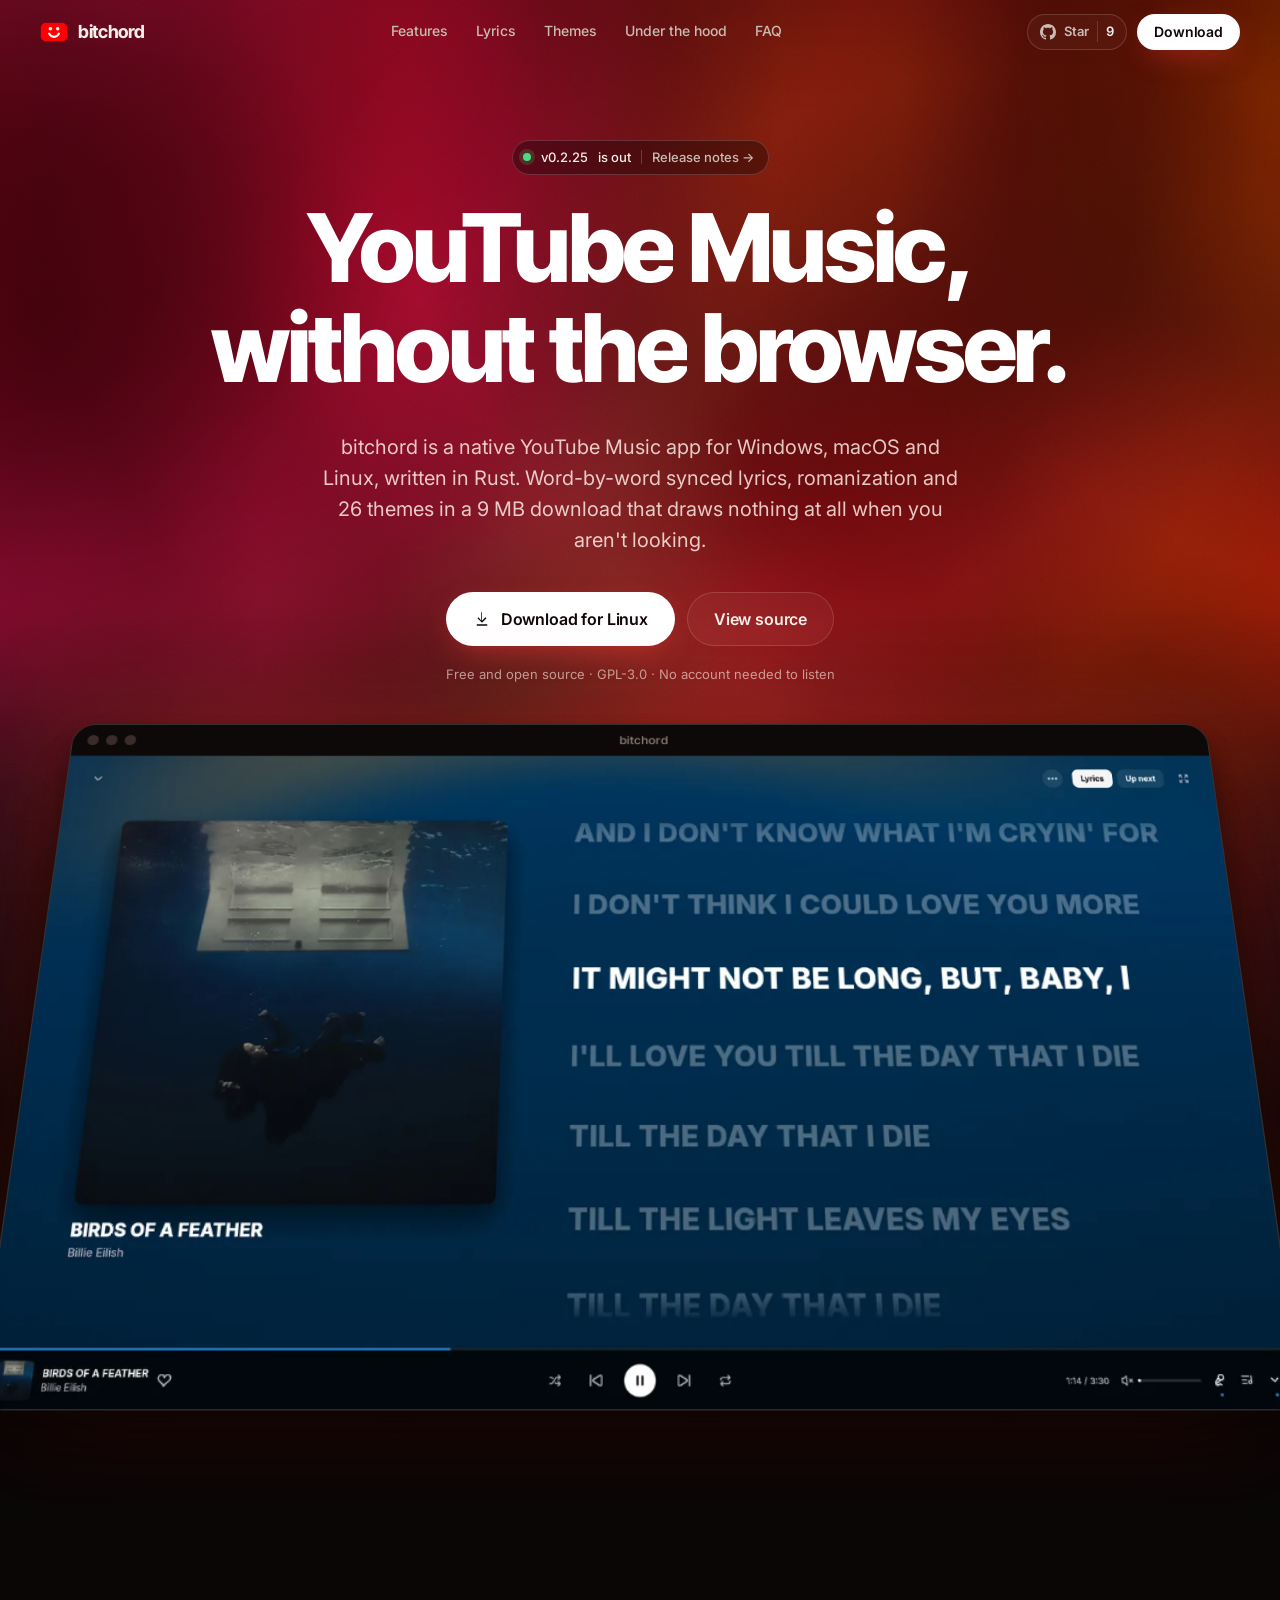
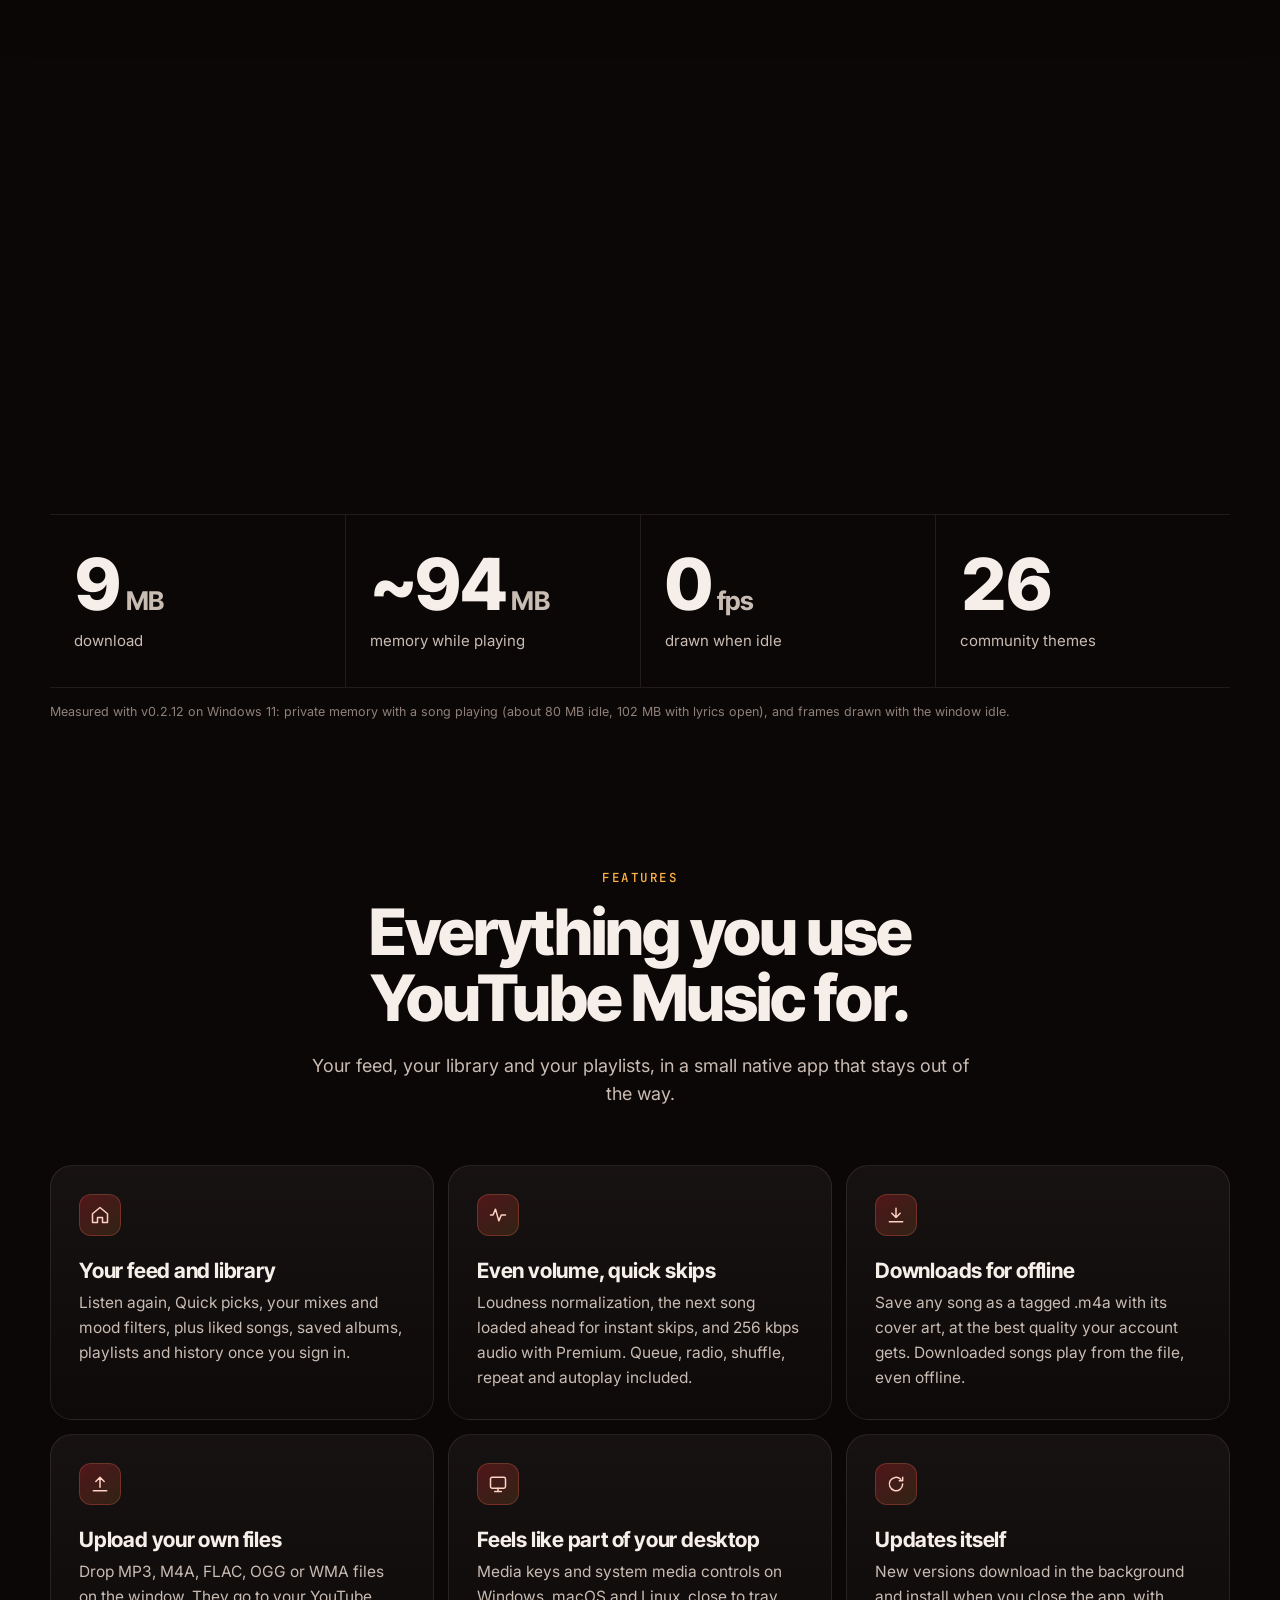
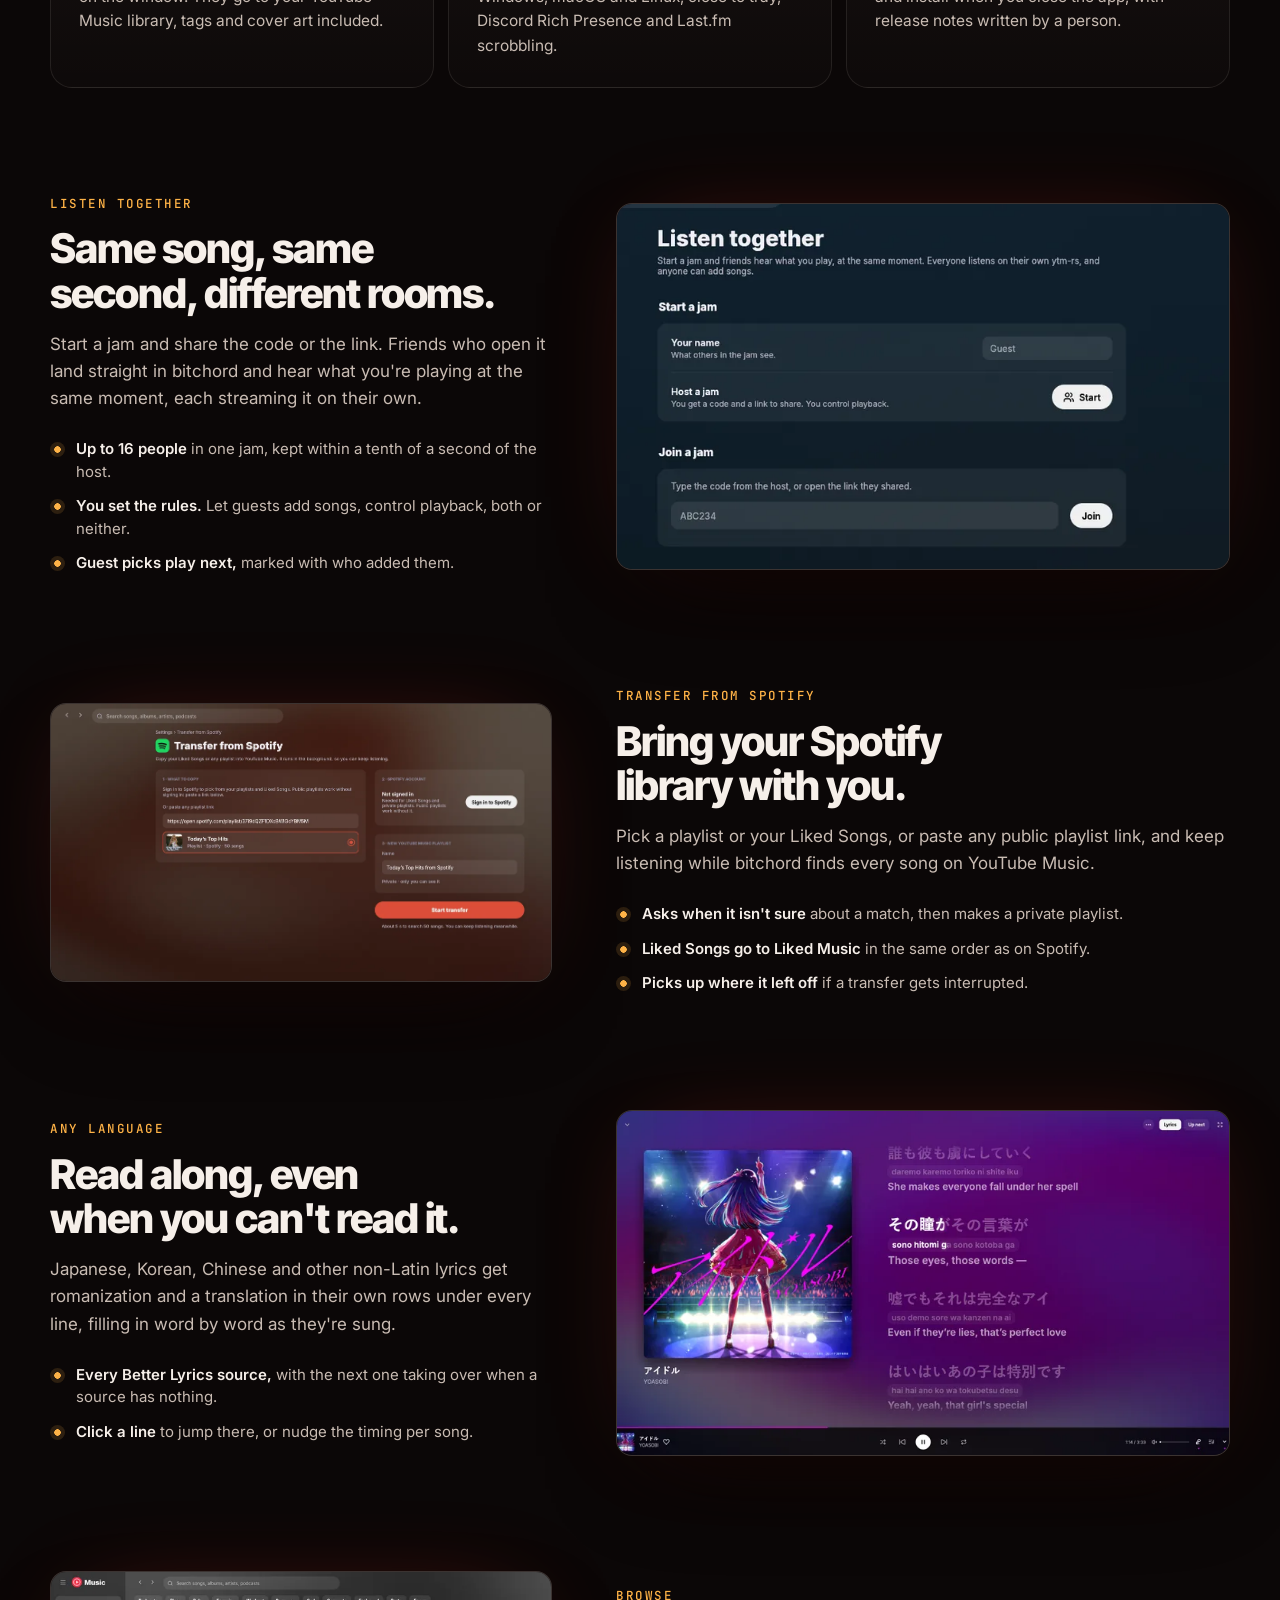
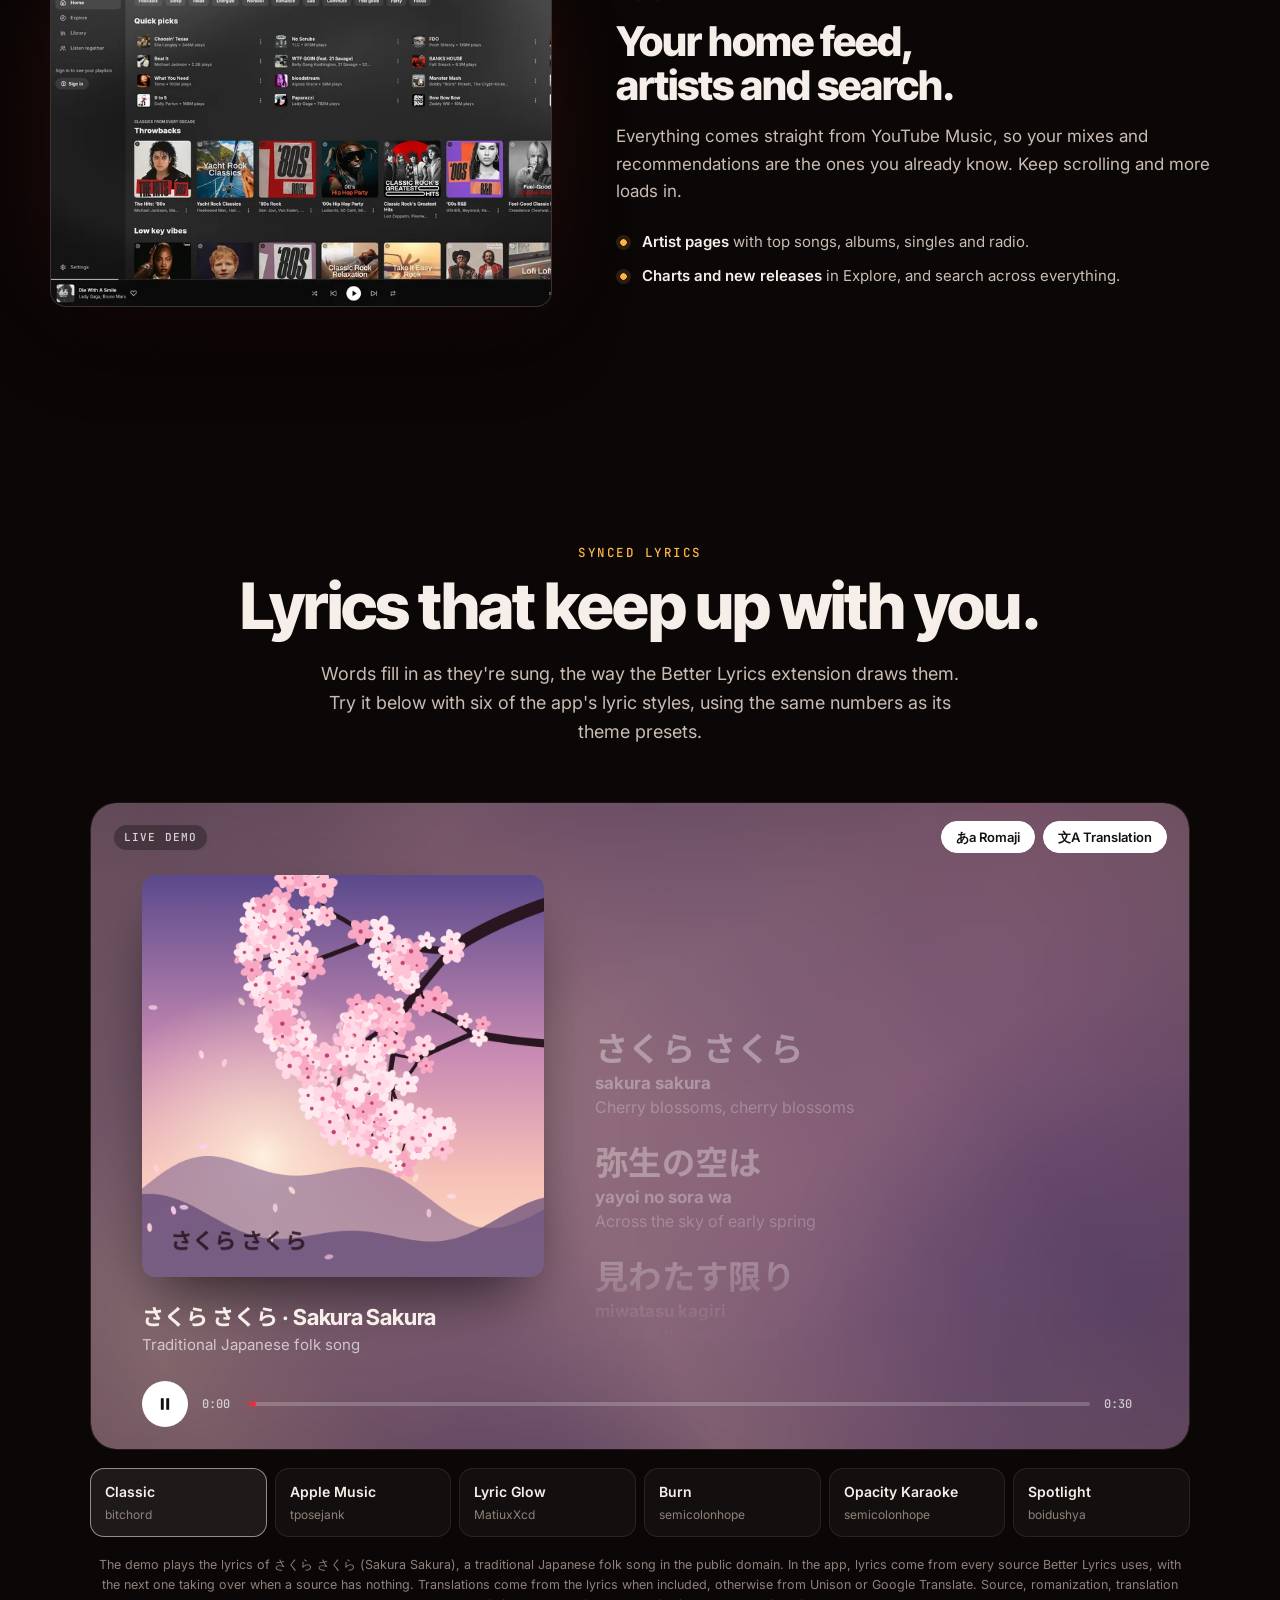
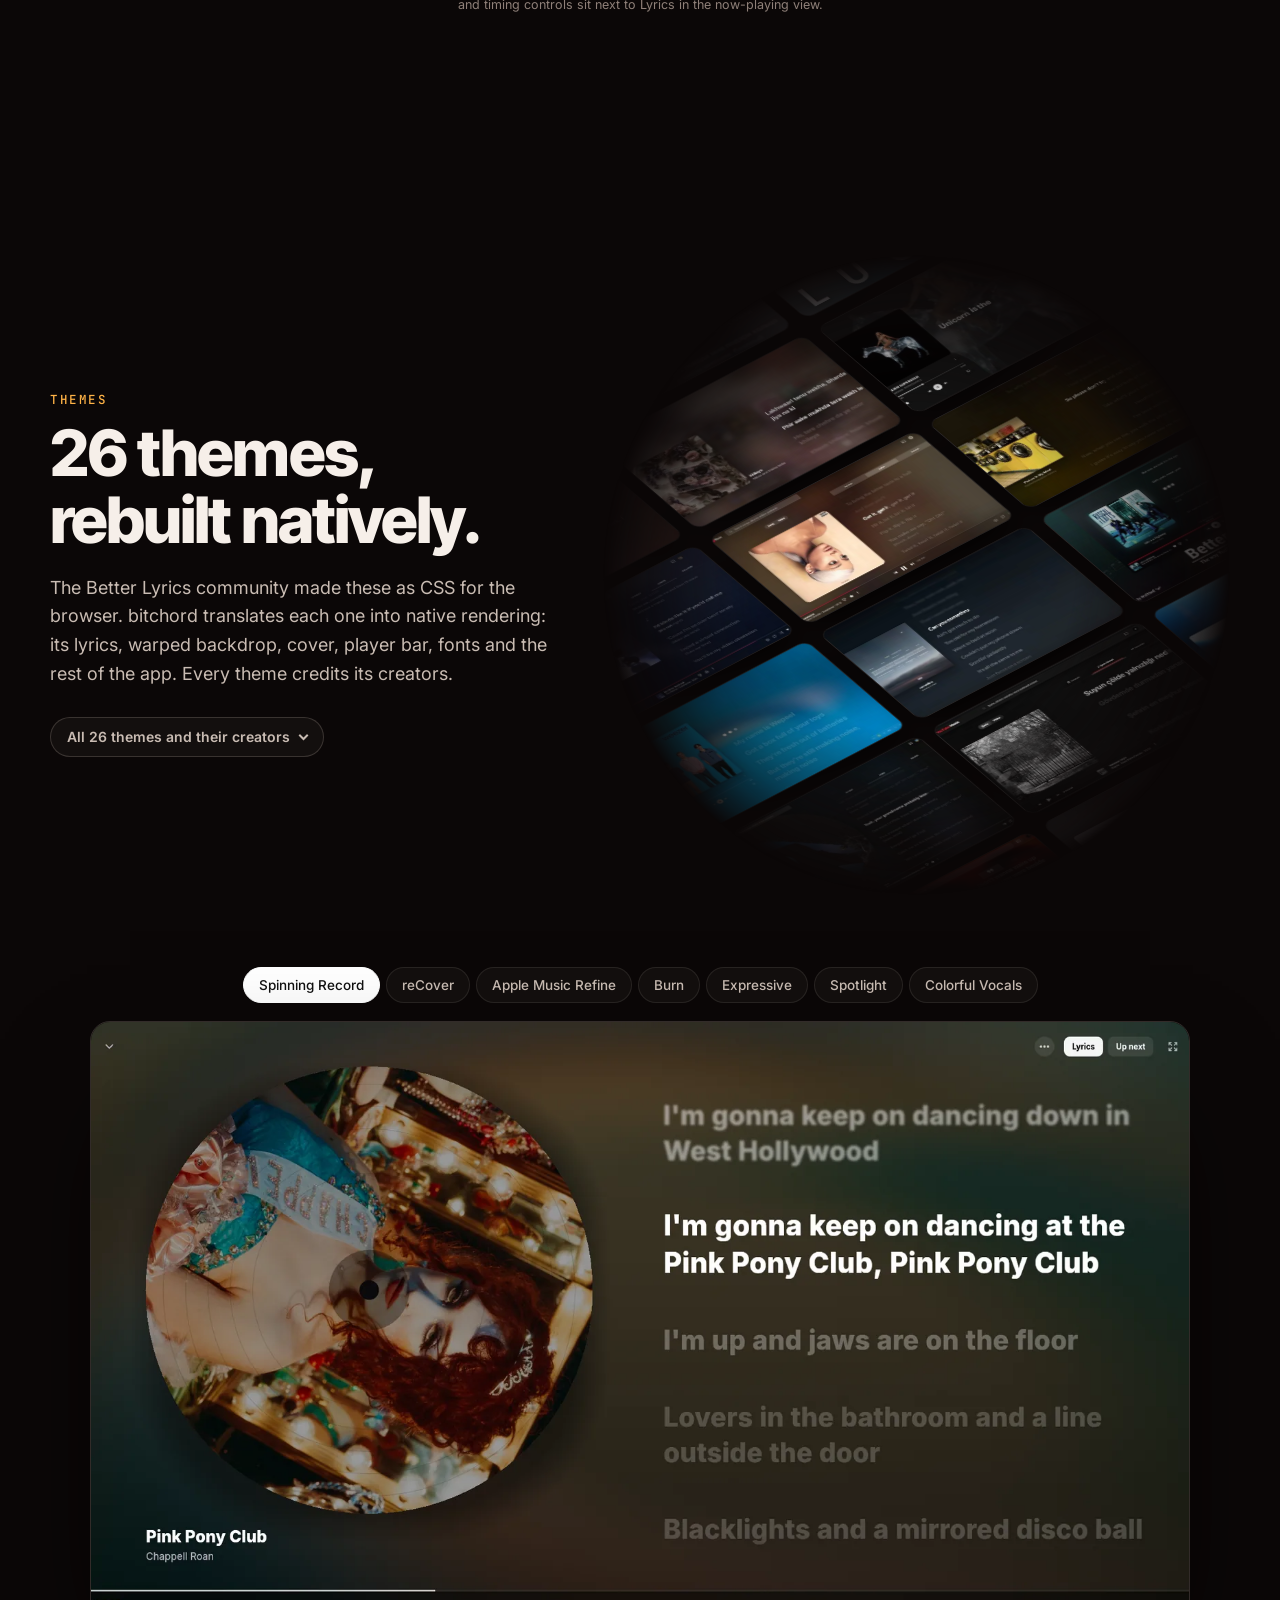
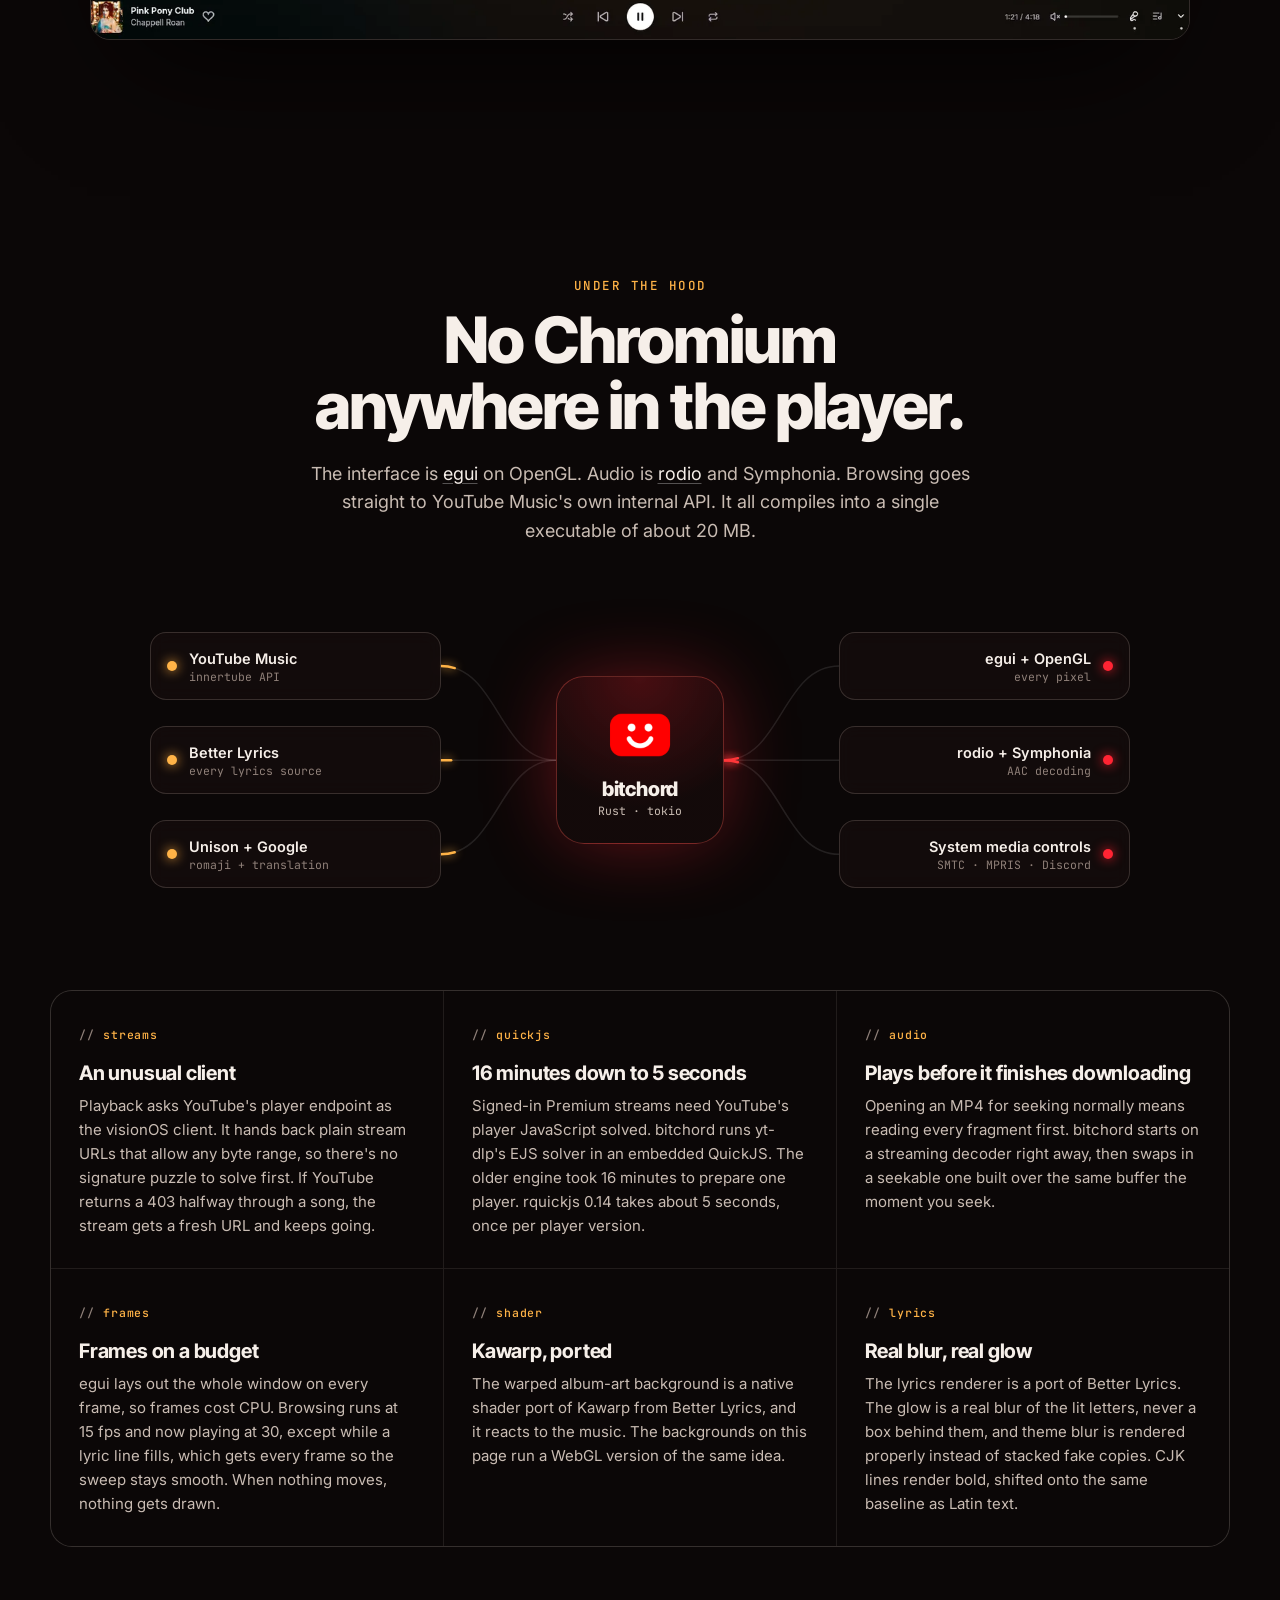
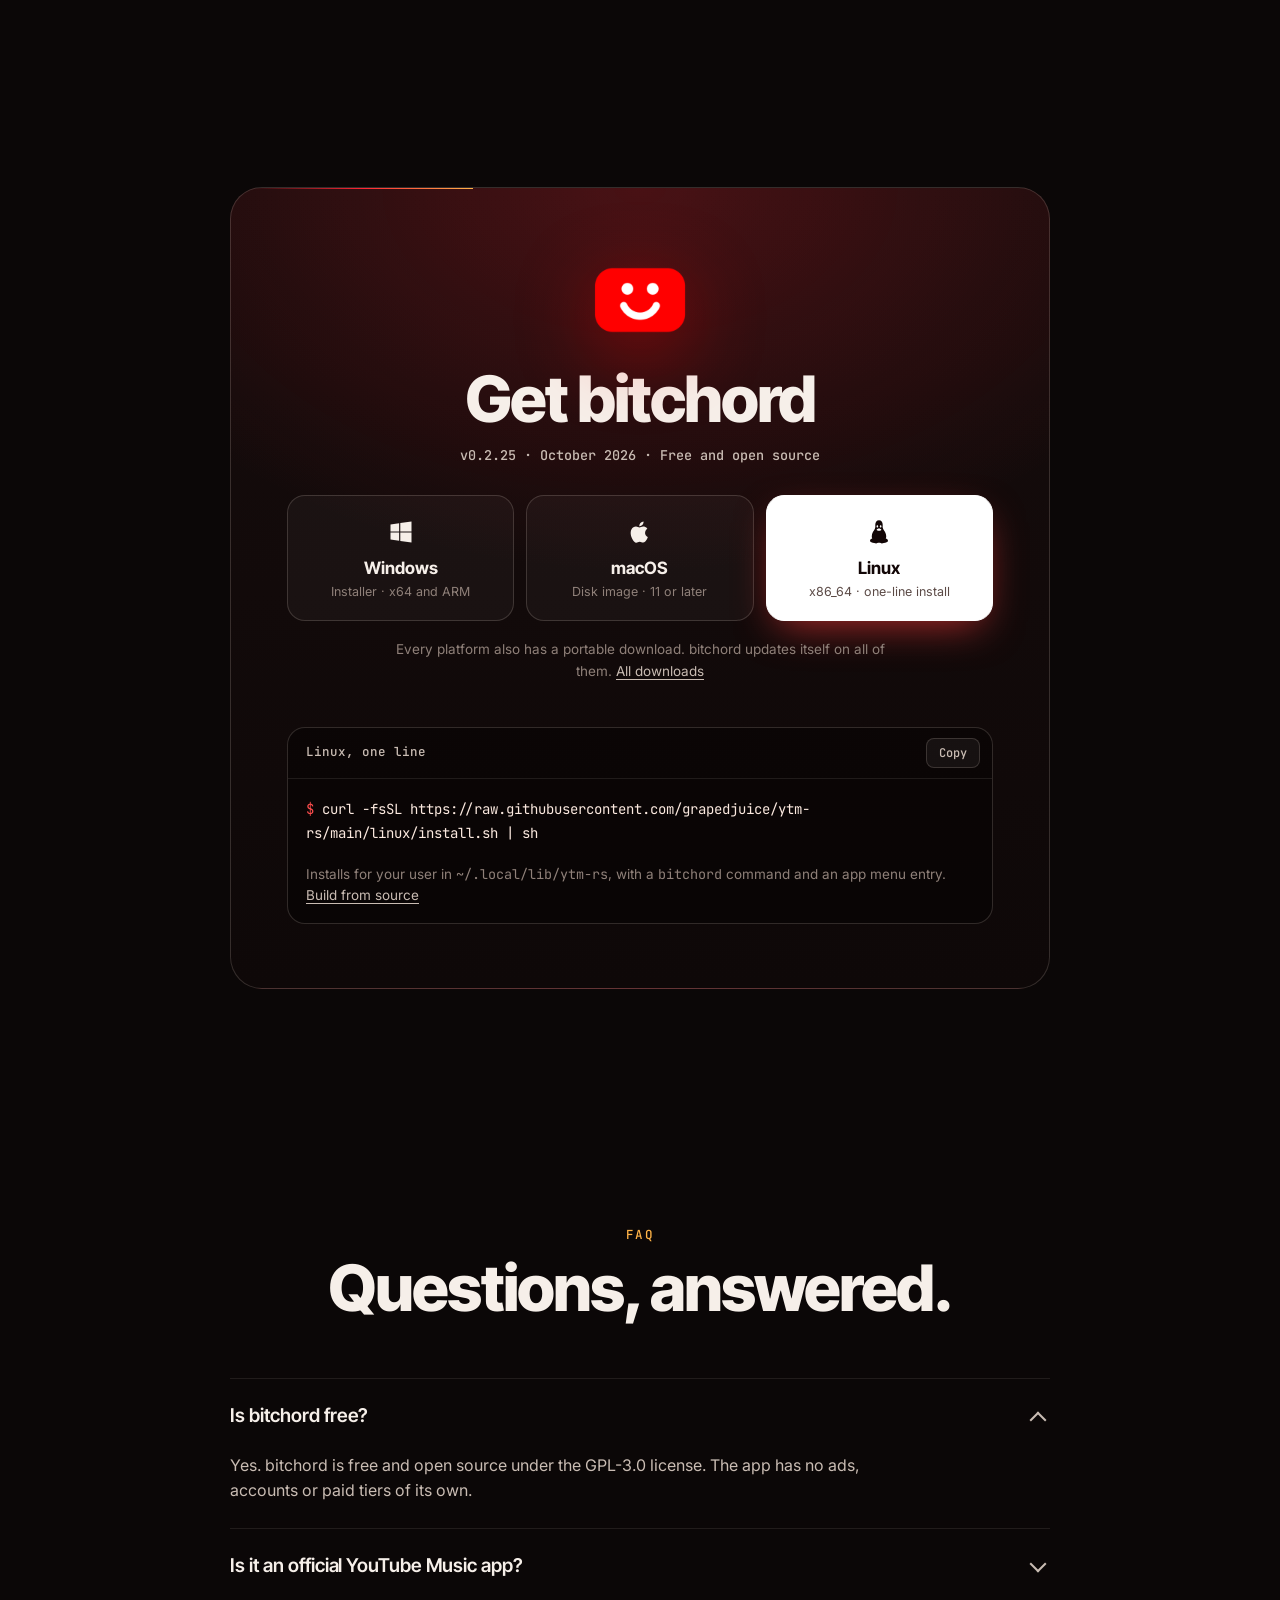
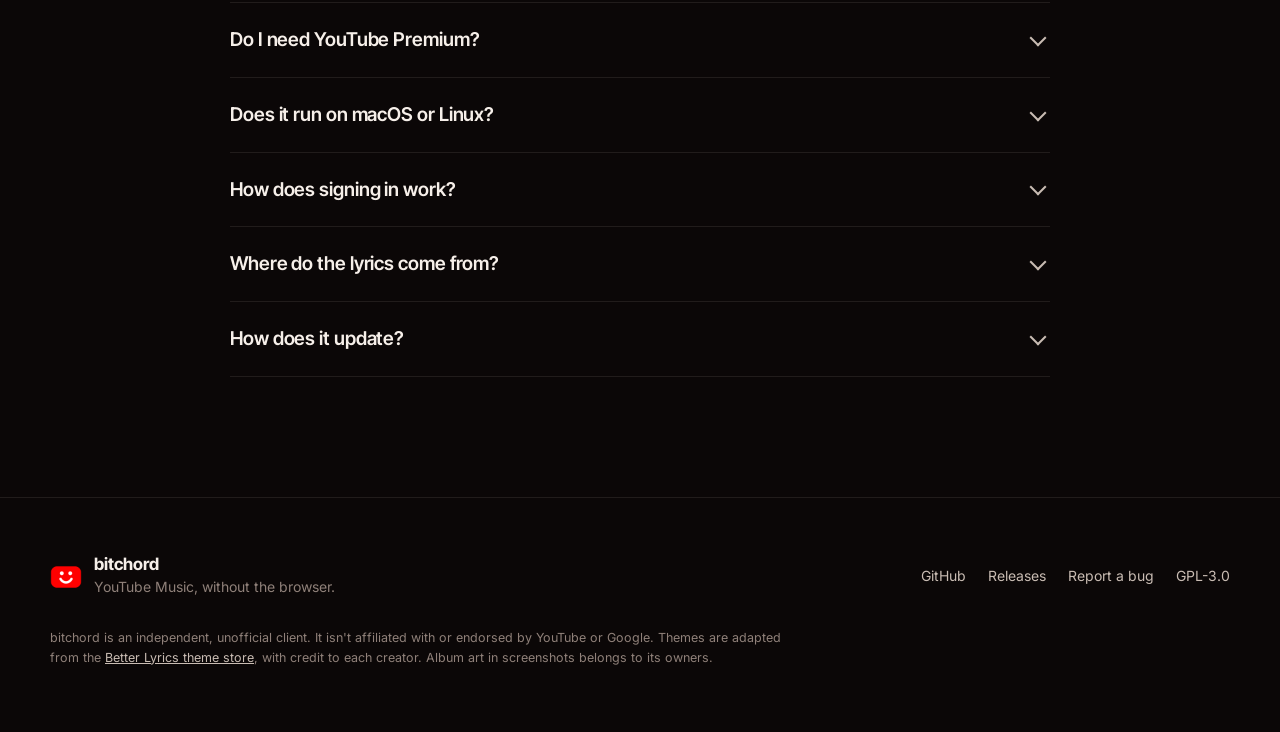
<file: site/index.html>
<!doctype html>
<html lang="en">
<head>
<meta charset="utf-8">
<meta name="viewport" content="width=device-width, initial-scale=1, viewport-fit=cover">
<title>bitchord: a fast, native YouTube Music desktop app for Windows, macOS and Linux</title>
<meta name="description" content="bitchord is a free, open-source YouTube Music desktop client written in Rust for Windows, macOS and Linux. A 9 MB download with word-by-word synced lyrics, romanization, 26 themes and no Electron.">
<meta name="keywords" content="YouTube Music desktop app, YouTube Music client, YouTube Music Windows, YouTube Music Mac, YouTube Music Linux, native YouTube Music player, Rust music player, egui, synced lyrics, romanized lyrics, Electron alternative, open source">
<link rel="canonical" href="https://grapedjuice.github.io/ytm-rs/">
<meta name="robots" content="index, follow, max-image-preview:large">
<meta name="author" content="grapedjuice">
<meta name="theme-color" content="#0b0707">
<meta name="color-scheme" content="dark">

<meta property="og:type" content="website">
<meta property="og:site_name" content="bitchord">
<meta property="og:title" content="bitchord: YouTube Music, without the browser">
<meta property="og:description" content="A native YouTube Music desktop app for Windows, macOS and Linux, written in Rust. Word-by-word synced lyrics with romanization, 26 themes, free and open source.">
<meta property="og:url" content="https://grapedjuice.github.io/ytm-rs/">
<meta property="og:image" content="https://grapedjuice.github.io/ytm-rs/og.png">
<meta property="og:image:width" content="1200">
<meta property="og:image:height" content="630">
<meta property="og:image:alt" content="bitchord, a native YouTube Music app, showing synced Japanese lyrics with romanization">
<meta name="twitter:card" content="summary_large_image">
<meta name="twitter:title" content="bitchord: YouTube Music, without the browser">
<meta name="twitter:description" content="A native YouTube Music desktop app for Windows, macOS and Linux, written in Rust. Word-by-word lyrics, 26 themes, open source.">
<meta name="twitter:image" content="https://grapedjuice.github.io/ytm-rs/og.png">

<link rel="icon" href="favicon.ico" sizes="any">
<link rel="icon" type="image/png" sizes="32x32" href="favicon-32.png">
<link rel="apple-touch-icon" href="apple-touch-icon.png">
<link rel="manifest" href="site.webmanifest">

<link rel="preconnect" href="https://fonts.googleapis.com">
<link rel="preconnect" href="https://fonts.gstatic.com" crossorigin>
<link rel="stylesheet" href="https://fonts.googleapis.com/css2?family=Inter+Tight:wght@600;700;800;900&family=Inter:wght@400;500;600;700&family=JetBrains+Mono:wght@400;500&display=swap">
<link rel="stylesheet" href="https://fonts.googleapis.com/css2?family=Noto+Sans+JP:wght@500;700&display=swap&text=%E3%81%82%E3%81%84%E3%81%8B%E3%81%8F%E3%81%95%E3%81%96%E3%81%99%E3%81%9A%E3%81%9E%E3%81%9F%E3%81%AB%E3%81%AE%E3%81%AF%E3%81%BF%E3%82%84%E3%82%86%E3%82%89%E3%82%8A%E3%82%8B%E3%82%8F%E3%82%93%E5%87%BA%E5%8C%82%E5%BC%A5%E6%96%87%E7%94%9F%E7%A9%BA%E8%A6%8B%E9%99%90%E9%9B%B2A">
<link rel="stylesheet" href="vendor/lenis.css?v=__V__">
<link rel="stylesheet" href="styles.css?v=__V__">
<link rel="preload" as="image" href="img/app/now-playing-1600.webp" imagesrcset="img/app/now-playing-800.webp 800w, img/app/now-playing-1600.webp 1600w" imagesizes="(max-width: 1100px) 100vw, 1100px">

<script type="application/ld+json">
{
  "@context": "https://schema.org",
  "@graph": [
    {
      "@type": "SoftwareApplication",
      "@id": "https://grapedjuice.github.io/ytm-rs/#app",
      "name": "bitchord",
      "alternateName": "bitchord YouTube Music client",
      "description": "A fast, lightweight, native YouTube Music desktop client written in Rust with egui and rodio. Word-by-word synced lyrics with romanization and translation, 26 themes, 256 kbps audio with Premium, uploads, listening together, Spotify playlist transfer, Discord Rich Presence and automatic updates.",
      "applicationCategory": "MultimediaApplication",
      "applicationSubCategory": "Music player",
      "operatingSystem": "Windows, macOS, Linux",
      "softwareVersion": "0.2.25",
      "url": "https://grapedjuice.github.io/ytm-rs/",
      "downloadUrl": "https://github.com/grapedjuice/ytm-rs/releases/latest",
      "installUrl": "https://github.com/grapedjuice/ytm-rs/releases/latest",
      "license": "https://www.gnu.org/licenses/gpl-3.0.html",
      "isAccessibleForFree": true,
      "image": "https://grapedjuice.github.io/ytm-rs/og.png",
      "screenshot": [
        "https://grapedjuice.github.io/ytm-rs/img/app/now-playing-1600.webp",
        "https://grapedjuice.github.io/ytm-rs/img/app/jp-1600.webp",
        "https://grapedjuice.github.io/ytm-rs/img/app/spinning-record-1600.webp"
      ],
      "offers": { "@type": "Offer", "price": "0", "priceCurrency": "USD" },
      "author": { "@type": "Person", "name": "grapedjuice", "url": "https://github.com/grapedjuice" },
      "sameAs": ["https://github.com/grapedjuice/ytm-rs"]
    },
    {
      "@type": "SoftwareSourceCode",
      "name": "bitchord",
      "codeRepository": "https://github.com/grapedjuice/ytm-rs",
      "programmingLanguage": "Rust",
      "license": "https://www.gnu.org/licenses/gpl-3.0.html",
      "targetProduct": { "@id": "https://grapedjuice.github.io/ytm-rs/#app" }
    },
    {
      "@type": "WebSite",
      "name": "bitchord",
      "url": "https://grapedjuice.github.io/ytm-rs/"
    },
    {
      "@type": "FAQPage",
      "mainEntity": [
        { "@type": "Question", "name": "Is bitchord free?", "acceptedAnswer": { "@type": "Answer", "text": "Yes. bitchord is free and open source under the GPL-3.0 license. There are no ads, accounts or paid tiers in the app itself." } },
        { "@type": "Question", "name": "Is bitchord an official YouTube Music app?", "acceptedAnswer": { "@type": "Answer", "text": "No. bitchord is an unofficial client built by an independent developer. It talks to the same services music.youtube.com uses, so changes on YouTube's side can occasionally affect playback, sign-in or lyrics." } },
        { "@type": "Question", "name": "Do I need YouTube Premium to use bitchord?", "acceptedAnswer": { "@type": "Answer", "text": "No. You can browse, search and play without signing in. Signing in unlocks your home feed, library, likes and history. If your account has Premium, Premium-only songs play natively and everything plays at 256 kbps." } },
        { "@type": "Question", "name": "Does bitchord run on macOS or Linux?", "acceptedAnswer": { "@type": "Answer", "text": "Yes. Every release has a Windows installer, a macOS disk image for Apple silicon and Intel (macOS 11 or later), and a Linux build with a one-line installer. Each platform also has a portable download." } },
        { "@type": "Question", "name": "Where do the synced lyrics come from?", "acceptedAnswer": { "@type": "Answer", "text": "Synced lyrics come from every source the Better Lyrics extension uses, including Better Lyrics, Unison, Musixmatch and LRCLib. If one has nothing for a song, the next takes over. Romanization and translations for Japanese, Korean, Chinese and other non-Latin lyrics come from the lyrics when they include them, otherwise from Unison or Google Translate." } },
        { "@type": "Question", "name": "How does bitchord update?", "acceptedAnswer": { "@type": "Answer", "text": "The installed app checks GitHub for new releases, downloads them in the background and installs when you close it. You can also restart to update right away, or turn updates off in Settings." } }
      ]
    }
  ]
}
</script>
</head>
<body>
<a class="skip" href="#main">Skip to content</a>

<header class="nav" id="nav">
  <a class="nav__brand" href="#top" aria-label="bitchord home">
    <img src="icon-192.png" alt="" width="28" height="28">
    <span>bitchord</span>
  </a>
  <nav class="nav__links" aria-label="Sections">
    <a href="#features">Features</a>
    <a href="#lyrics">Lyrics</a>
    <a href="#themes">Themes</a>
    <a href="#engine">Under the hood</a>
    <a href="#faq">FAQ</a>
  </nav>
  <div class="nav__actions">
    <a class="gh-pill" href="https://github.com/grapedjuice/ytm-rs" rel="noopener" aria-label="bitchord on GitHub">
      <svg viewBox="0 0 16 16" width="16" height="16" aria-hidden="true"><path fill="currentColor" d="M8 0C3.58 0 0 3.58 0 8c0 3.54 2.29 6.53 5.47 7.59.4.07.55-.17.55-.38 0-.19-.01-.82-.01-1.49-2.01.37-2.53-.49-2.69-.94-.09-.23-.48-.94-.82-1.13-.28-.15-.68-.52-.01-.53.63-.01 1.08.58 1.23.82.72 1.21 1.87.87 2.33.66.07-.52.28-.87.51-1.07-1.78-.2-3.64-.89-3.64-3.95 0-.87.31-1.59.82-2.15-.08-.2-.36-1.02.08-2.12 0 0 .67-.21 2.2.82.64-.18 1.32-.27 2-.27.68 0 1.36.09 2 .27 1.53-1.04 2.2-.82 2.2-.82.44 1.1.16 1.92.08 2.12.51.56.82 1.27.82 2.15 0 3.07-1.87 3.75-3.65 3.95.29.25.54.73.54 1.48 0 1.07-.01 1.93-.01 2.2 0 .21.15.46.55.38A8.013 8.013 0 0016 8c0-4.42-3.58-8-8-8z"/></svg>
      <span class="gh-pill__label">Star</span>
      <span class="gh-pill__count" data-stars>9</span>
    </a>
    <a class="btn btn--sm btn--primary" href="#download">Download</a>
  </div>
</header>

<main id="main">

<!-- ============ HERO ============ -->
<section class="hero" id="top" aria-labelledby="hero-title">
  <canvas class="hero__bg" data-warp="hero" aria-hidden="true"></canvas>
  <div class="hero__grain" aria-hidden="true"></div>
  <div class="hero__inner">
    <a class="chip" href="https://github.com/grapedjuice/ytm-rs/releases/latest" rel="noopener">
      <span class="chip__dot"></span>
      <span data-version>v0.2.25</span> is out
      <span class="chip__sep"></span>
      <span class="chip__more">Release notes →</span>
    </a>
    <h1 class="hero__title karaoke" id="hero-title">
      <span class="kline"><span class="kw">YouTube</span> <span class="kw">Music,</span></span>
      <span class="kline"><span class="kw">without</span> <span class="kw">the</span> <span class="kw">browser.</span></span>
    </h1>
    <p class="hero__sub">
      bitchord is a native YouTube Music app for Windows, macOS and Linux, written in Rust. Word-by-word synced lyrics, romanization and 26 themes in a 9&nbsp;MB download that draws nothing at all when you aren't looking.
    </p>
    <div class="hero__cta">
      <a class="btn btn--primary btn--lg" href="#download" data-dl>
        <svg viewBox="0 0 24 24" width="18" height="18" aria-hidden="true"><path fill="currentColor" d="M12 3v11.17l4.59-4.58L18 11l-6 6-6-6 1.41-1.41L11 14.17V3zM5 19h14v2H5z"/></svg>
        <span data-os-label>Download</span>
      </a>
      <a class="btn btn--ghost btn--lg" href="https://github.com/grapedjuice/ytm-rs" rel="noopener">View source</a>
    </div>
    <p class="hero__meta">Free and open source · GPL-3.0 · No account needed to listen</p>
  </div>

  <div class="scrollframe" data-scrollframe>
    <div class="scrollframe__stage">
      <figure class="device" data-device>
        <div class="device__bar" aria-hidden="true"><i></i><i></i><i></i><span>bitchord</span></div>
        <img src="img/app/now-playing-1600.webp" srcset="img/app/now-playing-800.webp 800w, img/app/now-playing-1600.webp 1600w" sizes="(max-width: 1100px) 100vw, 1100px" width="1600" height="881" alt="bitchord now playing BIRDS OF A FEATHER by Billie Eilish, with word-by-word synced lyrics over an animated album-art background" fetchpriority="high">
      </figure>
    </div>
  </div>
</section>

<!-- ============ STATS ============ -->
<section class="stats" aria-label="By the numbers">
  <div class="stats__grid">
    <div class="stat"><span class="stat__num"><b data-tick="9">0</b><small>MB</small></span><span class="stat__label">download</span></div>
    <div class="stat"><span class="stat__num"><b data-tick="94" data-prefix="~">0</b><small>MB</small></span><span class="stat__label">memory while playing</span></div>
    <div class="stat"><span class="stat__num"><b data-tick="0">0</b><small>fps</small></span><span class="stat__label">drawn when idle</span></div>
    <div class="stat"><span class="stat__num"><b data-tick="26">0</b></span><span class="stat__label">community themes</span></div>
  </div>
  <p class="stats__note">Measured with v0.2.12 on Windows 11: private memory with a song playing (about 80&nbsp;MB idle, 102&nbsp;MB with lyrics open), and frames drawn with the window idle.</p>
</section>

<!-- ============ FEATURES ============ -->
<section class="section" id="features" aria-labelledby="features-title">
  <div class="section__head">
    <p class="eyebrow">Features</p>
    <h2 id="features-title">Everything you use YouTube Music for.</h2>
    <p class="lede">Your feed, your library and your playlists, in a small native app that stays out of the way.</p>
  </div>

  <div class="bento">
    <article class="card" data-glow>
      <span class="card__icon" aria-hidden="true"><svg viewBox="0 0 24 24"><path d="M3 10.5 12 3l9 7.5V21h-6v-6H9v6H3z"/></svg></span>
      <h3>Your feed and library</h3>
      <p>Listen again, Quick picks, your mixes and mood filters, plus liked songs, saved albums, playlists and history once you sign in.</p>
    </article>
    <article class="card" data-glow>
      <span class="card__icon" aria-hidden="true"><svg viewBox="0 0 24 24"><path d="M3 12h3l3-7 4 14 3-7h5"/></svg></span>
      <h3>Even volume, quick skips</h3>
      <p>Loudness normalization, the next song loaded ahead for instant skips, and 256 kbps audio with Premium. Queue, radio, shuffle, repeat and autoplay included.</p>
    </article>
    <article class="card" data-glow>
      <span class="card__icon" aria-hidden="true"><svg viewBox="0 0 24 24"><path d="M12 4v11m0 0-5-5m5 5 5-5M4 20h16"/></svg></span>
      <h3>Downloads for offline</h3>
      <p>Save any song as a tagged .m4a with its cover art, at the best quality your account gets. Downloaded songs play from the file, even offline.</p>
    </article>
    <article class="card" data-glow>
      <span class="card__icon" aria-hidden="true"><svg viewBox="0 0 24 24"><path d="M12 16V4m0 0-5 5m5-5 5 5M4 20h16"/></svg></span>
      <h3>Upload your own files</h3>
      <p>Drop MP3, M4A, FLAC, OGG or WMA files on the window. They go to your YouTube Music library, tags and cover art included.</p>
    </article>
    <article class="card" data-glow>
      <span class="card__icon" aria-hidden="true"><svg viewBox="0 0 24 24"><rect x="3" y="4" width="18" height="13" rx="2"/><path d="M8 21h8M12 17v4"/></svg></span>
      <h3>Feels like part of your desktop</h3>
      <p>Media keys and system media controls on Windows, macOS and Linux, close to tray, Discord Rich Presence and Last.fm scrobbling.</p>
    </article>
    <article class="card" data-glow>
      <span class="card__icon" aria-hidden="true"><svg viewBox="0 0 24 24"><path d="M20 12a8 8 0 1 1-2.34-5.66M20 4v4h-4"/></svg></span>
      <h3>Updates itself</h3>
      <p>New versions download in the background and install when you close the app, with release notes written by a person.</p>
    </article>
  </div>

  <div class="rows">
    <article class="row">
      <div class="row__copy">
        <p class="eyebrow">Listen together</p>
        <h3>Same song, same second, different rooms.</h3>
        <p>Start a jam and share the code or the link. Friends who open it land straight in bitchord and hear what you're playing at the same moment, each streaming it on their own.</p>
        <ul class="feat__list">
          <li><b>Up to 16 people</b> in one jam, kept within a tenth of a second of the host.</li>
          <li><b>You set the rules.</b> Let guests add songs, control playback, both or neither.</li>
          <li><b>Guest picks play next,</b> marked with who added them.</li>
        </ul>
      </div>
      <figure class="row__shot">
        <img src="img/app/jam-770.webp" srcset="img/app/jam-385.webp 385w, img/app/jam-770.webp 770w" sizes="(max-width: 900px) 92vw, 620px" width="770" height="459" loading="lazy" alt="The Listen together page in bitchord: host a jam with your name, or join one with a code">
      </figure>
    </article>

    <article class="row row--flip">
      <div class="row__copy">
        <p class="eyebrow">Transfer from Spotify</p>
        <h3>Bring your Spotify library with you.</h3>
        <p>Pick a playlist or your Liked Songs, or paste any public playlist link, and keep listening while bitchord finds every song on YouTube Music.</p>
        <ul class="feat__list">
          <li><b>Asks when it isn't sure</b> about a match, then makes a private playlist.</li>
          <li><b>Liked Songs go to Liked Music</b> in the same order as on Spotify.</li>
          <li><b>Picks up where it left off</b> if a transfer gets interrupted.</li>
        </ul>
      </div>
      <figure class="row__shot">
        <img src="img/app/transfer-1105.webp" srcset="img/app/transfer-553.webp 553w, img/app/transfer-1105.webp 1105w" sizes="(max-width: 900px) 92vw, 620px" width="1105" height="612" loading="lazy" alt="The Transfer from Spotify page in bitchord with a public playlist link pasted in, Today&apos;s Top Hits picked, and the new YouTube Music playlist named after it">
      </figure>
    </article>

    <article class="row">
      <div class="row__copy">
        <p class="eyebrow">Any language</p>
        <h3>Read along, even when you can't read it.</h3>
        <p>Japanese, Korean, Chinese and other non-Latin lyrics get romanization and a translation in their own rows under every line, filling in word by word as they're sung.</p>
        <ul class="feat__list">
          <li><b>Every Better Lyrics source,</b> with the next one taking over when a source has nothing.</li>
          <li><b>Click a line</b> to jump there, or nudge the timing per song.</li>
        </ul>
      </div>
      <figure class="row__shot">
        <img src="img/app/jp-1600.webp" srcset="img/app/jp-800.webp 800w, img/app/jp-1600.webp 1600w" sizes="(max-width: 900px) 92vw, 620px" width="1600" height="900" loading="lazy" alt="Now playing アイドル (Idol) by YOASOBI, with Japanese lyrics filling word by word, romaji in a pill and an English translation under each line">
      </figure>
    </article>

    <article class="row row--flip">
      <div class="row__copy">
        <p class="eyebrow">Browse</p>
        <h3>Your home feed, artists and search.</h3>
        <p>Everything comes straight from YouTube Music, so your mixes and recommendations are the ones you already know. Keep scrolling and more loads in.</p>
        <ul class="feat__list">
          <li><b>Artist pages</b> with top songs, albums, singles and radio.</li>
          <li><b>Charts and new releases</b> in Explore, and search across everything.</li>
        </ul>
      </div>
      <figure class="row__shot">
        <img src="img/app/home-tall-1440.webp" srcset="img/app/home-tall-720.webp 720w, img/app/home-tall-1440.webp 1440w" sizes="(max-width: 900px) 92vw, 620px" width="1440" height="960" loading="lazy" alt="bitchord home page with mood filters, Quick picks and throwback mixes">
      </figure>
    </article>
  </div>
</section>

<!-- ============ LYRICS DEMO ============ -->
<section class="section lyrics" id="lyrics" aria-labelledby="lyrics-title">
  <div class="section__head">
    <p class="eyebrow">Synced lyrics</p>
    <h2 id="lyrics-title">Lyrics that keep up with you.</h2>
    <p class="lede">Words fill in as they're sung, the way the Better Lyrics extension draws them. Try it below with six of the app's lyric styles, using the same numbers as its theme presets.</p>
  </div>

  <div class="player" data-player data-theme="classic">
    <canvas class="player__bg" data-warp="player" aria-hidden="true"></canvas>
    <div class="player__scrim" aria-hidden="true"></div>
    <div class="player__top">
      <span class="player__badge">Live demo</span>
      <div class="player__toggles">
        <button class="pill" type="button" data-toggle="romaji" aria-pressed="true">あa Romaji</button>
        <button class="pill" type="button" data-toggle="trans" aria-pressed="true">文A Translation</button>
      </div>
    </div>
    <div class="player__body">
      <div class="player__art">
        <canvas class="player__cover" data-cover width="512" height="512" role="img" aria-label="Cherry blossom artwork for Sakura Sakura"></canvas>
        <div class="player__meta">
          <strong lang="ja">さくら さくら <span lang="en">· Sakura Sakura</span></strong>
          <span>Traditional Japanese folk song</span>
        </div>
      </div>
      <div class="player__lyrics" data-lyrics aria-live="off">
        <div class="lyr__track" data-track></div>
      </div>
    </div>
    <div class="player__bar">
      <button class="playbtn" type="button" data-play aria-label="Pause">
        <svg class="i-pause" viewBox="0 0 24 24" width="20" height="20" aria-hidden="true"><path fill="currentColor" d="M7 5h3.5v14H7zM13.5 5H17v14h-3.5z"/></svg>
        <svg class="i-play" viewBox="0 0 24 24" width="20" height="20" aria-hidden="true"><path fill="currentColor" d="M8 5.5v13l11-6.5z"/></svg>
      </button>
      <span class="player__time" data-time>0:00</span>
      <div class="player__progress" data-progress role="slider" aria-label="Seek" aria-valuemin="0" aria-valuemax="100" aria-valuenow="0" tabindex="0"><i data-fill></i></div>
      <span class="player__time" data-dur>0:30</span>
    </div>
  </div>

  <div class="themepick" role="radiogroup" aria-label="Lyric style">
    <button type="button" role="radio" aria-checked="true" data-style="classic"><b>Classic</b><span>bitchord</span></button>
    <button type="button" role="radio" aria-checked="false" data-style="apple"><b>Apple Music</b><span>tposejank</span></button>
    <button type="button" role="radio" aria-checked="false" data-style="glow"><b>Lyric Glow</b><span>MatiuxXcd</span></button>
    <button type="button" role="radio" aria-checked="false" data-style="burn"><b>Burn</b><span>semicolonhope</span></button>
    <button type="button" role="radio" aria-checked="false" data-style="karaoke"><b>Opacity Karaoke</b><span>semicolonhope</span></button>
    <button type="button" role="radio" aria-checked="false" data-style="spotlight"><b>Spotlight</b><span>boidushya</span></button>
  </div>
  <p class="fineprint">The demo plays the lyrics of さくら さくら (Sakura Sakura), a traditional Japanese folk song in the public domain. In the app, lyrics come from every source Better Lyrics uses, with the next one taking over when a source has nothing. Translations come from the lyrics when included, otherwise from Unison or Google Translate. Source, romanization, translation and timing controls sit next to Lyrics in the now-playing view.</p>
</section>

<!-- ============ THEMES ============ -->
<section class="section themes" id="themes" aria-labelledby="themes-title">
  <div class="themes__split">
    <div class="themes__copy">
      <p class="eyebrow">Themes</p>
      <h2 id="themes-title">26 themes, rebuilt natively.</h2>
      <p class="lede">The Better Lyrics community made these as CSS for the browser. bitchord translates each one into native rendering: its lyrics, warped backdrop, cover, player bar, fonts and the rest of the app. Every theme credits its creators.</p>
      <details class="themes__all">
      <summary>All 26 themes and their creators</summary>
      <ul class="themes__names" aria-label="Included themes">
        <li><b>Apple Music</b><span>tposejank</span></li>
        <li><b>Apple Music Refine</b><span>ankit008-mishra</span></li>
        <li><b>AppleTify</b><span>a-dogann</span></li>
        <li><b>Better-YTM</b><span>WolftheE</span></li>
        <li><b>Burn</b><span>semicolonhope</span></li>
        <li><b>Clarity</b><span>Al Farrizi</span></li>
        <li><b>Colorful Vocals</b><span>adaliea</span></li>
        <li><b>Darky</b><span>ankit008-mishra</span></li>
        <li><b>Dynamic Background</b><span>chengggit</span></li>
        <li><b>EqualTweaks</b><span>thejosuep</span></li>
        <li><b>Even Better Lyrics Plus</b><span>boidushya, noah</span></li>
        <li><b>Expressive</b><span>decipher3114</span></li>
        <li><b>Glassy Blur</b><span>ankit008-mishra</span></li>
        <li><b>Lucid</b><span>drago-oo</span></li>
        <li><b>Lyric Glow</b><span>MatiuxXcd</span></li>
        <li><b>Minimal</b><span>semicolonhope</span></li>
        <li><b>Minimalism Music</b><span>notacoderlols</span></li>
        <li><b>ModernPlayer</b><span>snw-mint</span></li>
        <li><b>Opacity Based Karaoke</b><span>semicolonhope</span></li>
        <li><b>reCover</b><span>mukeenanyafiq</span></li>
        <li><b>Spicy for YouTube Music</b><span>olafix52</span></li>
        <li><b>Spinning Record</b><span>Xtremerspro</span></li>
        <li><b>Spotifont</b><span>mukeenanyafiq</span></li>
        <li><b>Spotlight</b><span>boidushya</span></li>
        <li><b>Sustain</b><span>boidushya</span></li>
        <li><b>YouTube TV</b><span>mukeenanyafiq</span></li>
      </ul>
      </details>
    </div>
    <div class="marquee3d" aria-hidden="true">
      <div class="marquee3d__plane">
        <div class="marquee3d__col" style="--dur:46s">
          <img src="img/themes/apple-music.webp" alt="" width="480" height="300" decoding="async">
          <img src="img/themes/clarity-theme.webp" alt="" width="480" height="300" decoding="async">
          <img src="img/themes/eblp.webp" alt="" width="480" height="300" decoding="async">
          <img src="img/themes/minimal.webp" alt="" width="480" height="300" decoding="async">
          <img src="img/themes/spicy-for-ytm.webp" alt="" width="480" height="300" decoding="async">
          <img src="img/themes/youtube-tv-theme.webp" alt="" width="480" height="300" decoding="async">
          <img src="img/themes/apple-music.webp" alt="" width="480" height="300" decoding="async">
          <img src="img/themes/clarity-theme.webp" alt="" width="480" height="300" decoding="async">
          <img src="img/themes/eblp.webp" alt="" width="480" height="300" decoding="async">
          <img src="img/themes/minimal.webp" alt="" width="480" height="300" decoding="async">
          <img src="img/themes/spicy-for-ytm.webp" alt="" width="480" height="300" decoding="async">
          <img src="img/themes/youtube-tv-theme.webp" alt="" width="480" height="300" decoding="async">
          <img src="img/themes/apple-music.webp" alt="" width="480" height="300" decoding="async">
          <img src="img/themes/clarity-theme.webp" alt="" width="480" height="300" decoding="async">
          <img src="img/themes/eblp.webp" alt="" width="480" height="300" decoding="async">
          <img src="img/themes/minimal.webp" alt="" width="480" height="300" decoding="async">
          <img src="img/themes/spicy-for-ytm.webp" alt="" width="480" height="300" decoding="async">
          <img src="img/themes/youtube-tv-theme.webp" alt="" width="480" height="300" decoding="async">
          <img src="img/themes/apple-music.webp" alt="" width="480" height="300" decoding="async">
          <img src="img/themes/clarity-theme.webp" alt="" width="480" height="300" decoding="async">
          <img src="img/themes/eblp.webp" alt="" width="480" height="300" decoding="async">
          <img src="img/themes/minimal.webp" alt="" width="480" height="300" decoding="async">
          <img src="img/themes/spicy-for-ytm.webp" alt="" width="480" height="300" decoding="async">
          <img src="img/themes/youtube-tv-theme.webp" alt="" width="480" height="300" decoding="async">
        </div>
        <div class="marquee3d__col" style="--dur:60s">
          <img src="img/themes/colorful-vocals.webp" alt="" width="480" height="300" decoding="async">
          <img src="img/themes/expressive.webp" alt="" width="480" height="300" decoding="async">
          <img src="img/themes/minimalism-music.webp" alt="" width="480" height="300" decoding="async">
          <img src="img/themes/spinning-record.webp" alt="" width="480" height="300" decoding="async">
          <img src="img/themes/apple-music-v3.webp" alt="" width="480" height="300" decoding="async">
          <img src="img/themes/colorful-vocals.webp" alt="" width="480" height="300" decoding="async">
          <img src="img/themes/expressive.webp" alt="" width="480" height="300" decoding="async">
          <img src="img/themes/minimalism-music.webp" alt="" width="480" height="300" decoding="async">
          <img src="img/themes/spinning-record.webp" alt="" width="480" height="300" decoding="async">
          <img src="img/themes/apple-music-v3.webp" alt="" width="480" height="300" decoding="async">
          <img src="img/themes/colorful-vocals.webp" alt="" width="480" height="300" decoding="async">
          <img src="img/themes/expressive.webp" alt="" width="480" height="300" decoding="async">
          <img src="img/themes/minimalism-music.webp" alt="" width="480" height="300" decoding="async">
          <img src="img/themes/spinning-record.webp" alt="" width="480" height="300" decoding="async">
          <img src="img/themes/apple-music-v3.webp" alt="" width="480" height="300" decoding="async">
          <img src="img/themes/colorful-vocals.webp" alt="" width="480" height="300" decoding="async">
          <img src="img/themes/expressive.webp" alt="" width="480" height="300" decoding="async">
          <img src="img/themes/minimalism-music.webp" alt="" width="480" height="300" decoding="async">
          <img src="img/themes/spinning-record.webp" alt="" width="480" height="300" decoding="async">
          <img src="img/themes/apple-music-v3.webp" alt="" width="480" height="300" decoding="async">
        </div>
        <div class="marquee3d__col" style="--dur:52s">
          <img src="img/themes/glassy-blur.webp" alt="" width="480" height="300" decoding="async">
          <img src="img/themes/modern-player.webp" alt="" width="480" height="300" decoding="async">
          <img src="img/themes/spotifont.webp" alt="" width="480" height="300" decoding="async">
          <img src="img/themes/ad-nextgen.webp" alt="" width="480" height="300" decoding="async">
          <img src="img/themes/darky.webp" alt="" width="480" height="300" decoding="async">
          <img src="img/themes/glassy-blur.webp" alt="" width="480" height="300" decoding="async">
          <img src="img/themes/modern-player.webp" alt="" width="480" height="300" decoding="async">
          <img src="img/themes/spotifont.webp" alt="" width="480" height="300" decoding="async">
          <img src="img/themes/ad-nextgen.webp" alt="" width="480" height="300" decoding="async">
          <img src="img/themes/darky.webp" alt="" width="480" height="300" decoding="async">
          <img src="img/themes/glassy-blur.webp" alt="" width="480" height="300" decoding="async">
          <img src="img/themes/modern-player.webp" alt="" width="480" height="300" decoding="async">
          <img src="img/themes/spotifont.webp" alt="" width="480" height="300" decoding="async">
          <img src="img/themes/ad-nextgen.webp" alt="" width="480" height="300" decoding="async">
          <img src="img/themes/darky.webp" alt="" width="480" height="300" decoding="async">
          <img src="img/themes/glassy-blur.webp" alt="" width="480" height="300" decoding="async">
          <img src="img/themes/modern-player.webp" alt="" width="480" height="300" decoding="async">
          <img src="img/themes/spotifont.webp" alt="" width="480" height="300" decoding="async">
          <img src="img/themes/ad-nextgen.webp" alt="" width="480" height="300" decoding="async">
          <img src="img/themes/darky.webp" alt="" width="480" height="300" decoding="async">
        </div>
        <div class="marquee3d__col" style="--dur:66s">
          <img src="img/themes/opacity-based-karaoke.webp" alt="" width="480" height="300" decoding="async">
          <img src="img/themes/spotlight.webp" alt="" width="480" height="300" decoding="async">
          <img src="img/themes/wolfthee-theme-bytm.webp" alt="" width="480" height="300" decoding="async">
          <img src="img/themes/dynamic-background.webp" alt="" width="480" height="300" decoding="async">
          <img src="img/themes/lucid.webp" alt="" width="480" height="300" decoding="async">
          <img src="img/themes/opacity-based-karaoke.webp" alt="" width="480" height="300" decoding="async">
          <img src="img/themes/spotlight.webp" alt="" width="480" height="300" decoding="async">
          <img src="img/themes/wolfthee-theme-bytm.webp" alt="" width="480" height="300" decoding="async">
          <img src="img/themes/dynamic-background.webp" alt="" width="480" height="300" decoding="async">
          <img src="img/themes/lucid.webp" alt="" width="480" height="300" decoding="async">
          <img src="img/themes/opacity-based-karaoke.webp" alt="" width="480" height="300" decoding="async">
          <img src="img/themes/spotlight.webp" alt="" width="480" height="300" decoding="async">
          <img src="img/themes/wolfthee-theme-bytm.webp" alt="" width="480" height="300" decoding="async">
          <img src="img/themes/dynamic-background.webp" alt="" width="480" height="300" decoding="async">
          <img src="img/themes/lucid.webp" alt="" width="480" height="300" decoding="async">
          <img src="img/themes/opacity-based-karaoke.webp" alt="" width="480" height="300" decoding="async">
          <img src="img/themes/spotlight.webp" alt="" width="480" height="300" decoding="async">
          <img src="img/themes/wolfthee-theme-bytm.webp" alt="" width="480" height="300" decoding="async">
          <img src="img/themes/dynamic-background.webp" alt="" width="480" height="300" decoding="async">
          <img src="img/themes/lucid.webp" alt="" width="480" height="300" decoding="async">
        </div>
        <div class="marquee3d__col" style="--dur:56s">
          <img src="img/themes/sustain.webp" alt="" width="480" height="300" decoding="async">
          <img src="img/themes/burn.webp" alt="" width="480" height="300" decoding="async">
          <img src="img/themes/thejosueps-equal-tweaks-id.webp" alt="" width="480" height="300" decoding="async">
          <img src="img/themes/lyric-glow.webp" alt="" width="480" height="300" decoding="async">
          <img src="img/themes/recover-theme.webp" alt="" width="480" height="300" decoding="async">
          <img src="img/themes/sustain.webp" alt="" width="480" height="300" decoding="async">
          <img src="img/themes/burn.webp" alt="" width="480" height="300" decoding="async">
          <img src="img/themes/thejosueps-equal-tweaks-id.webp" alt="" width="480" height="300" decoding="async">
          <img src="img/themes/lyric-glow.webp" alt="" width="480" height="300" decoding="async">
          <img src="img/themes/recover-theme.webp" alt="" width="480" height="300" decoding="async">
          <img src="img/themes/sustain.webp" alt="" width="480" height="300" decoding="async">
          <img src="img/themes/burn.webp" alt="" width="480" height="300" decoding="async">
          <img src="img/themes/thejosueps-equal-tweaks-id.webp" alt="" width="480" height="300" decoding="async">
          <img src="img/themes/lyric-glow.webp" alt="" width="480" height="300" decoding="async">
          <img src="img/themes/recover-theme.webp" alt="" width="480" height="300" decoding="async">
          <img src="img/themes/sustain.webp" alt="" width="480" height="300" decoding="async">
          <img src="img/themes/burn.webp" alt="" width="480" height="300" decoding="async">
          <img src="img/themes/thejosueps-equal-tweaks-id.webp" alt="" width="480" height="300" decoding="async">
          <img src="img/themes/lyric-glow.webp" alt="" width="480" height="300" decoding="async">
          <img src="img/themes/recover-theme.webp" alt="" width="480" height="300" decoding="async">
        </div>
      </div>
    </div>
  </div>

  <div class="showcase" data-showcase>
    <div class="showcase__tabs" role="tablist" aria-label="Theme screenshots">
      <button role="tab" aria-selected="true" data-shot="spinning-record">Spinning Record</button>
      <button role="tab" aria-selected="false" data-shot="recover">reCover</button>
      <button role="tab" aria-selected="false" data-shot="apple-music-v3">Apple Music Refine</button>
      <button role="tab" aria-selected="false" data-shot="burn">Burn</button>
      <button role="tab" aria-selected="false" data-shot="expressive">Expressive</button>
      <button role="tab" aria-selected="false" data-shot="spotlight">Spotlight</button>
      <button role="tab" aria-selected="false" data-shot="colorful-vocals">Colorful Vocals</button>
    </div>
    <div class="showcase__frame">
      <img data-shot-img="spinning-record" class="is-on" src="img/app/spinning-record-1600.webp" srcset="img/app/spinning-record-800.webp 800w, img/app/spinning-record-1600.webp 1600w" sizes="(max-width: 1100px) 100vw, 1100px" width="1600" height="900" loading="lazy" alt="Spinning Record theme: Pink Pony Club by Chappell Roan, the cover turning as a vinyl disc beside the lyrics">
      <img data-shot-img="recover" src="img/app/recover-1600.webp" srcset="img/app/recover-800.webp 800w, img/app/recover-1600.webp 1600w" sizes="(max-width: 1100px) 100vw, 1100px" width="1600" height="900" loading="lazy" alt="reCover theme: Abracadabra by Lady Gaga, the cover filling the left side and fading into the lyrics">
      <img data-shot-img="apple-music-v3" src="img/app/apple-music-v3-1600.webp" srcset="img/app/apple-music-v3-800.webp 800w, img/app/apple-music-v3-1600.webp 1600w" sizes="(max-width: 1100px) 100vw, 1100px" width="1600" height="900" loading="lazy" alt="Apple Music Refine theme: Saturn by SZA with large lyrics over a warped backdrop">
      <img data-shot-img="burn" src="img/app/burn-1600.webp" srcset="img/app/burn-800.webp 800w, img/app/burn-1600.webp 1600w" sizes="(max-width: 1100px) 100vw, 1100px" width="1600" height="900" loading="lazy" alt="Burn theme: Sports car by Tate McRae, white lyrics over a darkened cover with sung words burning out">
      <img data-shot-img="expressive" src="img/app/expressive-1600.webp" srcset="img/app/expressive-800.webp 800w, img/app/expressive-1600.webp 1600w" sizes="(max-width: 1100px) 100vw, 1100px" width="1600" height="900" loading="lazy" alt="Expressive theme: NOKIA by Drake, with lyrics alternating sides">
      <img data-shot-img="spotlight" src="img/app/spotlight-1600.webp" srcset="img/app/spotlight-800.webp 800w, img/app/spotlight-1600.webp 1600w" sizes="(max-width: 1100px) 100vw, 1100px" width="1600" height="900" loading="lazy" alt="Spotlight theme: we can't be friends by Ariana Grande, past lines blurring away while the current line stays sharp">
      <img data-shot-img="colorful-vocals" src="img/app/colorful-vocals-1600.webp" srcset="img/app/colorful-vocals-800.webp 800w, img/app/colorful-vocals-1600.webp 1600w" sizes="(max-width: 1100px) 100vw, 1100px" width="1600" height="900" loading="lazy" alt="Colorful Vocals theme: APT. by ROSÉ and Bruno Mars, each singer's lines tinted their own colour">
    </div>
  </div>
</section>

<!-- ============ ENGINE ============ -->
<section class="section engine" id="engine" aria-labelledby="engine-title">
  <div class="section__head">
    <p class="eyebrow">Under the hood</p>
    <h2 id="engine-title">No Chromium anywhere in the player.</h2>
    <p class="lede">The interface is <a href="https://github.com/emilk/egui" rel="noopener">egui</a> on OpenGL. Audio is <a href="https://github.com/RustAudio/rodio" rel="noopener">rodio</a> and Symphonia. Browsing goes straight to YouTube Music's own internal API. It all compiles into a single executable of about 20&nbsp;MB.</p>
  </div>

  <div class="beams" data-beams>
    <svg class="beams__svg" data-beams-svg aria-hidden="true">
    </svg>
    <div class="beams__col">
      <div class="node" data-node="in"><span class="node__dot"></span><div><b>YouTube Music</b><small>innertube API</small></div></div>
      <div class="node" data-node="in"><span class="node__dot"></span><div><b>Better Lyrics</b><small>every lyrics source</small></div></div>
      <div class="node" data-node="in"><span class="node__dot"></span><div><b>Unison + Google</b><small>romaji + translation</small></div></div>
    </div>
    <div class="beams__hub" data-node="hub">
      <img src="icon-192.png" alt="" width="64" height="64">
      <b>bitchord</b>
      <small>Rust · tokio</small>
    </div>
    <div class="beams__col">
      <div class="node" data-node="out"><span class="node__dot"></span><div><b>egui + OpenGL</b><small>every pixel</small></div></div>
      <div class="node" data-node="out"><span class="node__dot"></span><div><b>rodio + Symphonia</b><small>AAC decoding</small></div></div>
      <div class="node" data-node="out"><span class="node__dot"></span><div><b>System media controls</b><small>SMTC · MPRIS · Discord</small></div></div>
    </div>
  </div>

  <div class="notes">
    <article class="note">
      <span class="note__k">streams</span>
      <h3>An unusual client</h3>
      <p>Playback asks YouTube's player endpoint as the visionOS client. It hands back plain stream URLs that allow any byte range, so there's no signature puzzle to solve first. If YouTube returns a 403 halfway through a song, the stream gets a fresh URL and keeps going.</p>
    </article>
    <article class="note">
      <span class="note__k">quickjs</span>
      <h3>16 minutes down to 5 seconds</h3>
      <p>Signed-in Premium streams need YouTube's player JavaScript solved. bitchord runs yt-dlp's EJS solver in an embedded QuickJS. The older engine took 16 minutes to prepare one player. rquickjs 0.14 takes about 5 seconds, once per player version.</p>
    </article>
    <article class="note">
      <span class="note__k">audio</span>
      <h3>Plays before it finishes downloading</h3>
      <p>Opening an MP4 for seeking normally means reading every fragment first. bitchord starts on a streaming decoder right away, then swaps in a seekable one built over the same buffer the moment you seek.</p>
    </article>
    <article class="note">
      <span class="note__k">frames</span>
      <h3>Frames on a budget</h3>
      <p>egui lays out the whole window on every frame, so frames cost CPU. Browsing runs at 15 fps and now playing at 30, except while a lyric line fills, which gets every frame so the sweep stays smooth. When nothing moves, nothing gets drawn.</p>
    </article>
    <article class="note">
      <span class="note__k">shader</span>
      <h3>Kawarp, ported</h3>
      <p>The warped album-art background is a native shader port of Kawarp from Better Lyrics, and it reacts to the music. The backgrounds on this page run a WebGL version of the same idea.</p>
    </article>
    <article class="note">
      <span class="note__k">lyrics</span>
      <h3>Real blur, real glow</h3>
      <p>The lyrics renderer is a port of Better Lyrics. The glow is a real blur of the lit letters, never a box behind them, and theme blur is rendered properly instead of stacked fake copies. CJK lines render bold, shifted onto the same baseline as Latin text.</p>
    </article>
  </div>
</section>

<!-- ============ DOWNLOAD ============ -->
<section class="section download" id="download" aria-labelledby="download-title">
  <div class="dl">
    <div class="dl__beam" aria-hidden="true"></div>
    <img class="dl__icon" src="icon-512.png" alt="" width="96" height="96" loading="lazy">
    <h2 id="download-title">Get bitchord</h2>
    <p class="dl__ver"><span data-version>v0.2.25</span> · <span data-date>October 2026</span> · Free and open source</p>

    <div class="platforms">
      <a class="platform" href="https://github.com/grapedjuice/ytm-rs/releases/latest" data-os="windows" rel="noopener">
        <svg viewBox="0 0 24 24" aria-hidden="true"><path fill="currentColor" d="M3 5.5 10.4 4.5v7H3zM11.4 4.36 21 3v8.5h-9.6zM3 12.5h7.4v7L3 18.5zM11.4 12.5H21V21l-9.6-1.36z"/></svg>
        <b>Windows</b>
        <small><span data-size="windows">Installer</span> · x64 and ARM</small>
      </a>
      <a class="platform" href="https://github.com/grapedjuice/ytm-rs/releases/latest" data-os="macos" rel="noopener">
        <svg viewBox="0 0 24 24" aria-hidden="true"><path fill="currentColor" d="M16.37 12.6c-.02-2.3 1.88-3.4 1.96-3.46-1.07-1.56-2.73-1.78-3.32-1.8-1.41-.14-2.76.83-3.48.83-.72 0-1.83-.81-3-.79-1.55.02-2.97.9-3.77 2.28-1.6 2.78-.41 6.9 1.15 9.16.76 1.1 1.67 2.34 2.86 2.3 1.15-.05 1.58-.74 2.97-.74 1.38 0 1.77.74 2.98.72 1.23-.02 2.01-1.12 2.76-2.23.87-1.28 1.23-2.52 1.25-2.58-.03-.01-2.4-.92-2.42-3.65zM14.1 5.86c.63-.77 1.06-1.83.94-2.89-.91.04-2.01.61-2.66 1.37-.58.67-1.09 1.75-.96 2.79 1.02.08 2.05-.51 2.68-1.27z"/></svg>
        <b>macOS</b>
        <small><span data-size="macos">Disk image</span> · 11 or later</small>
      </a>
      <a class="platform" href="https://github.com/grapedjuice/ytm-rs/releases/latest" data-os="linux" rel="noopener">
        <svg viewBox="0 0 24 24" aria-hidden="true"><path fill="currentColor" d="M12 2c-1.9 0-3.2 1.7-3.2 4.1 0 1.2.3 2.1-.4 3.3-.8 1.4-2.6 3.6-2.6 6.3 0 .7.1 1.3.4 1.9-.8.4-1.9.8-1.9 1.8 0 1.3 1.9 1.4 3.6 2 1.1.4 1.9.6 2.6.1.3-.2.6-.3 1.5-.3s1.2.1 1.5.3c.7.5 1.5.3 2.6-.1 1.7-.6 3.6-.7 3.6-2 0-1-1.1-1.4-1.9-1.8.3-.6.4-1.2.4-1.9 0-2.7-1.8-4.9-2.6-6.3-.7-1.2-.4-2.1-.4-3.3C15.2 3.7 13.9 2 12 2zm-1.4 4.2c.4 0 .7.5.7 1s-.3 1-.7 1-.7-.5-.7-1 .3-1 .7-1zm2.8 0c.4 0 .7.5.7 1s-.3 1-.7 1-.7-.5-.7-1 .3-1 .7-1zM12 9c.9 0 2 .6 2 1s-1.1 1-2 1-2-.6-2-1 1.1-1 2-1z"/></svg>
        <b>Linux</b>
        <small><span data-size="linux">x86_64</span> · one-line install</small>
      </a>
    </div>
    <p class="dl__small">Every platform also has a portable download. bitchord updates itself on all of them. <a href="https://github.com/grapedjuice/ytm-rs/releases/latest" rel="noopener">All downloads</a></p>

    <div class="build">
      <div class="build__head"><span>Linux, one line</span><button type="button" class="copy" data-copy="#linux-cmd">Copy</button></div>
      <pre id="linux-cmd"><code><span class="c-p">$</span> curl -fsSL https://raw.githubusercontent.com/grapedjuice/ytm-rs/main/linux/install.sh | sh</code></pre>
      <p>Installs for your user in <code>~/.local/lib/ytm-rs</code>, with a <code>bitchord</code> command and an app menu entry. <a href="https://github.com/grapedjuice/ytm-rs#building-from-source" rel="noopener">Build from source</a></p>
    </div>
  </div>
</section>

<!-- ============ FAQ ============ -->
<section class="section faq" id="faq" aria-labelledby="faq-title">
  <div class="section__head">
    <p class="eyebrow">FAQ</p>
    <h2 id="faq-title">Questions, answered.</h2>
  </div>
  <div class="faq__list">
    <details open><summary>Is bitchord free?</summary><div class="faq__a"><p>Yes. bitchord is free and open source under the GPL-3.0 license. The app has no ads, accounts or paid tiers of its own.</p></div></details>
    <details><summary>Is it an official YouTube Music app?</summary><div class="faq__a"><p>No. bitchord is an unofficial client built by an independent developer. It talks to the same services music.youtube.com uses, so changes on YouTube's side can occasionally affect playback, sign-in or lyrics.</p></div></details>
    <details><summary>Do I need YouTube Premium?</summary><div class="faq__a"><p>No. You can browse, search and play without signing in. Signing in unlocks your home feed, library, likes and history. If your account has Premium, Premium-only songs play natively and everything plays at 256 kbps.</p></div></details>
    <details><summary>Does it run on macOS or Linux?</summary><div class="faq__a"><p>Yes. Every release has a Windows installer, a macOS disk image for Apple silicon and Intel (macOS 11 or later), and a Linux build with a one-line installer. Each platform also has a portable download. The macOS app isn't notarized yet, so the first time, right-click it and choose Open.</p></div></details>
    <details><summary>How does signing in work?</summary><div class="faq__a"><p>Open Settings → Sign in with Google. Google's own sign-in page opens in a temporary system webview window (WebView2 on Windows), and the session stays on your computer, in Credential Manager, the Keychain or your keyring. The player itself never runs in a webview.</p></div></details>
    <details><summary>Where do the lyrics come from?</summary><div class="faq__a"><p>Synced lyrics come from every source the Better Lyrics extension uses: Better Lyrics, Unison, Musixmatch, LRCLib and others. If one has nothing for a song, the next takes over. Romanization and translations come from the lyrics when they include them, otherwise from Unison or Google Translate. Machine translations can have rough spots.</p></div></details>
    <details><summary>How does it update?</summary><div class="faq__a"><p>The installed app checks GitHub for new releases, downloads them in the background and installs when you close it. Choose Restart to update to install right away, or turn updates off in Settings → Updates.</p></div></details>
  </div>
</section>

</main>

<footer class="footer">
  <div class="footer__inner">
    <div class="footer__brand">
      <img src="icon-192.png" alt="" width="32" height="32" loading="lazy">
      <div><b>bitchord</b><span>YouTube Music, without the browser.</span></div>
    </div>
    <nav class="footer__links" aria-label="Project links">
      <a href="https://github.com/grapedjuice/ytm-rs" rel="noopener">GitHub</a>
      <a href="https://github.com/grapedjuice/ytm-rs/releases" rel="noopener">Releases</a>
      <a href="https://github.com/grapedjuice/ytm-rs/issues" rel="noopener">Report a bug</a>
      <a href="https://github.com/grapedjuice/ytm-rs/blob/main/LICENSE" rel="noopener">GPL-3.0</a>
    </nav>
    <p class="footer__fine">bitchord is an independent, unofficial client. It isn't affiliated with or endorsed by YouTube or Google. Themes are adapted from the <a href="https://github.com/better-lyrics/themes" rel="noopener">Better Lyrics theme store</a>, with credit to each creator. Album art in screenshots belongs to its owners.</p>
  </div>
</footer>

<script src="vendor/lenis.min.js?v=__V__" defer></script>
<script src="main.js?v=__V__" defer></script>
</body>
</html>
</file>
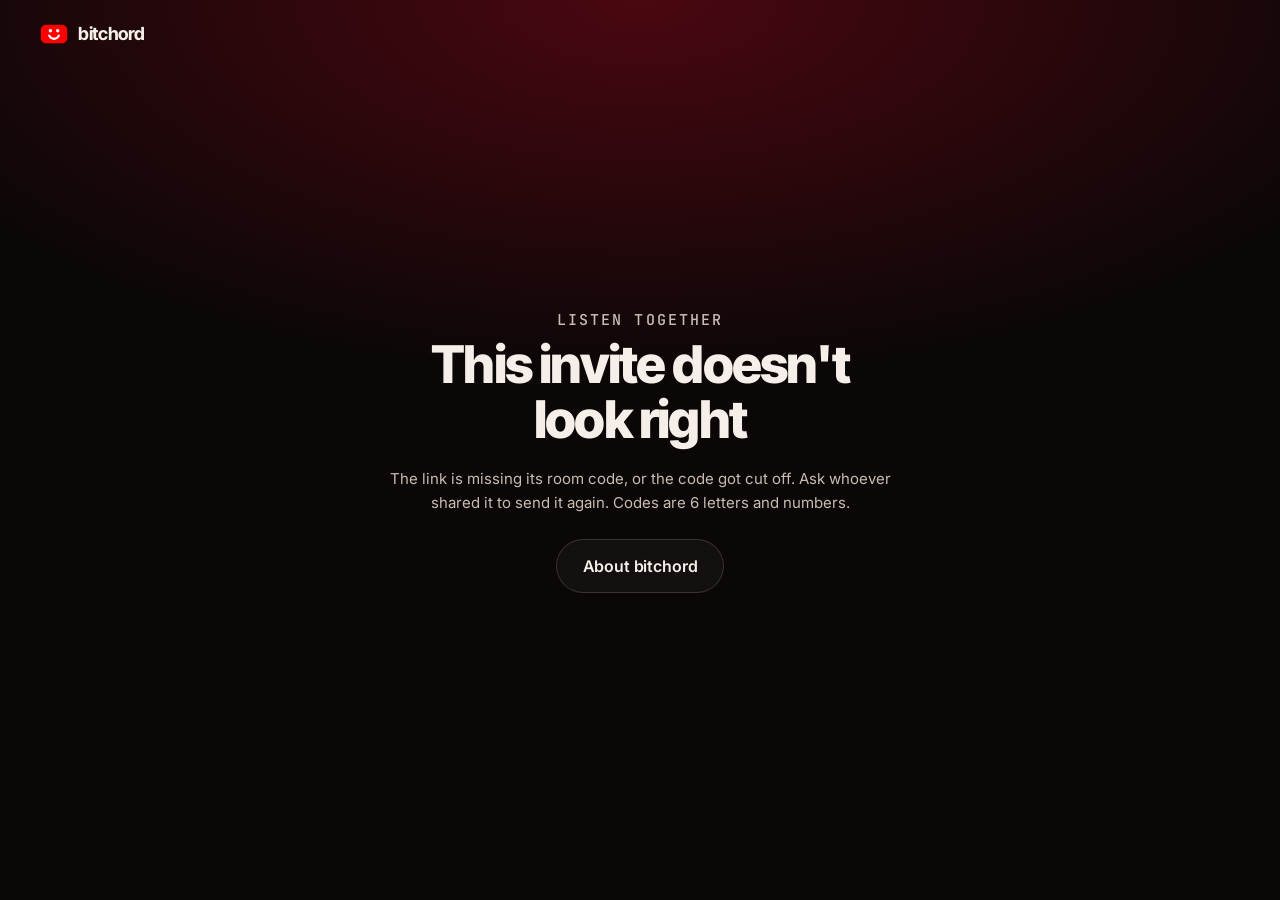
<file: site/jam/index.html>
<!doctype html>
<html lang="en">
<head>
<meta charset="utf-8">
<meta name="viewport" content="width=device-width, initial-scale=1, viewport-fit=cover">
<title>Join the jam · bitchord</title>
<meta name="description" content="You've been invited to listen together in bitchord.">
<meta name="robots" content="noindex">
<meta name="theme-color" content="#0b0707">
<meta name="color-scheme" content="dark">
<meta property="og:type" content="website">
<meta property="og:site_name" content="bitchord">
<meta property="og:title" content="Join the jam on bitchord">
<meta property="og:description" content="Listen together, in sync, in the bitchord YouTube Music app.">
<meta property="og:image" content="https://grapedjuice.github.io/ytm-rs/og.png">
<link rel="icon" href="../favicon.ico" sizes="any">
<link rel="icon" type="image/png" sizes="32x32" href="../favicon-32.png">
<link rel="apple-touch-icon" href="../apple-touch-icon.png">
<link rel="preconnect" href="https://fonts.googleapis.com">
<link rel="preconnect" href="https://fonts.gstatic.com" crossorigin>
<link rel="stylesheet" href="https://fonts.googleapis.com/css2?family=Inter+Tight:wght@700;800&family=Inter:wght@400;500;600&family=JetBrains+Mono:wght@500&display=swap">
<link rel="stylesheet" href="../styles.css?v=__V__">
<style>
  body {
    min-height: 100vh; min-height: 100svh;
    display: flex; flex-direction: column;
    background: radial-gradient(90% 60% at 50% 0%, #4a0710 0%, var(--bg) 70%) var(--bg);
  }
  .jam-top { display: flex; padding: 20px var(--gutter); }
  .jam-top a { display: flex; align-items: center; gap: 10px; text-decoration: none; font: 700 18px/1 var(--display); letter-spacing: -0.02em; }
  .jam {
    flex: 1; display: grid; place-items: center;
    padding: 24px var(--gutter) 64px; text-align: center;
  }
  .jam__card { width: 100%; max-width: 520px; }
  .jam__eyebrow { margin: 0 0 10px; color: var(--muted); font: 500 13px/1 var(--mono); letter-spacing: 0.14em; text-transform: uppercase; }
  .jam h1 { margin: 0 0 20px; font: 800 clamp(34px, 8vw, 52px)/1.05 var(--display); letter-spacing: -0.035em; }
  .jam__code {
    display: inline-flex; gap: clamp(4px, 1.6vw, 10px); margin: 0 0 28px; padding: 0;
    font: 500 clamp(30px, 10vw, 54px)/1 var(--mono); list-style: none;
  }
  .jam__code li {
    display: grid; place-items: center;
    width: clamp(40px, 12vw, 66px); height: clamp(52px, 15vw, 80px);
    border: 1px solid var(--line-2); border-radius: 14px; background: var(--surface-2);
  }
  .jam__actions { display: flex; flex-wrap: wrap; justify-content: center; gap: 12px; margin-bottom: 22px; }
  .jam p { margin: 0 0 10px; color: var(--ink-2); font-size: 15px; }
  .jam p.jam__hint { color: var(--muted); font-size: 14px; }
  .jam strong { color: var(--ink); font-weight: 600; }
  .jam a.inline { color: var(--ink); text-underline-offset: 3px; }
  [hidden] { display: none !important; }
  @media (max-width: 420px) { .jam__actions .btn { width: 100%; } }
</style>
</head>
<body>
<header class="jam-top">
  <a href="../" aria-label="bitchord home"><img src="../icon-192.png" alt="" width="28" height="28"><span>bitchord</span></a>
</header>

<main class="jam">
  <div class="jam__card" id="ok" hidden>
    <p class="jam__eyebrow">Listen together</p>
    <h1>Join the jam</h1>
    <ol class="jam__code" id="code" aria-label="Room code"></ol>
    <div class="jam__actions">
      <a class="btn btn--primary btn--lg" id="open" href="#">Open in bitchord</a>
    </div>
    <p>Don't have bitchord? <a class="inline" href="https://github.com/grapedjuice/ytm-rs/releases/latest" rel="noopener">Download it</a> for Windows, macOS or Linux, then open this link again. On macOS, type the code under <strong>Listen together</strong> instead.</p>
    <p class="jam__hint">If bitchord is already open, you can also type the code under <strong>Listen together</strong>.</p>
  </div>

  <div class="jam__card" id="bad" hidden>
    <p class="jam__eyebrow">Listen together</p>
    <h1>This invite doesn't look right</h1>
    <p>The link is missing its room code, or the code got cut off. Ask whoever shared it to send it again. Codes are 6 letters and numbers.</p>
    <div class="jam__actions" style="margin-top:24px">
      <a class="btn btn--ghost btn--lg" href="../">About bitchord</a>
    </div>
  </div>
</main>

<script>
(function () {
  var ALPHABET = /^[ABCDEFGHJKMNPQRSTUVWXYZ23456789]{6}$/;
  var code = (new URLSearchParams(location.search).get('c') || '').trim().toUpperCase();
  if (!ALPHABET.test(code)) {
    document.getElementById('bad').hidden = false;
    return;
  }
  document.getElementById('ok').hidden = false;
  document.title = 'Join jam ' + code + ' · bitchord';
  var list = document.getElementById('code');
  list.setAttribute('aria-label', 'Room code ' + code.split('').join(' '));
  code.split('').forEach(function (ch) {
    var li = document.createElement('li');
    li.textContent = ch;
    list.appendChild(li);
  });
  var app = 'bitchord://jam/' + code;
  var open = document.getElementById('open');
  open.href = app;
  open.addEventListener('click', function (e) { e.preventDefault(); location.href = app; });
  // bitchord is a Windows app; elsewhere an unknown scheme only shows an error.
  if (/Windows/i.test(navigator.userAgent)) location.href = app;
})();
</script>
</body>
</html>
</file>
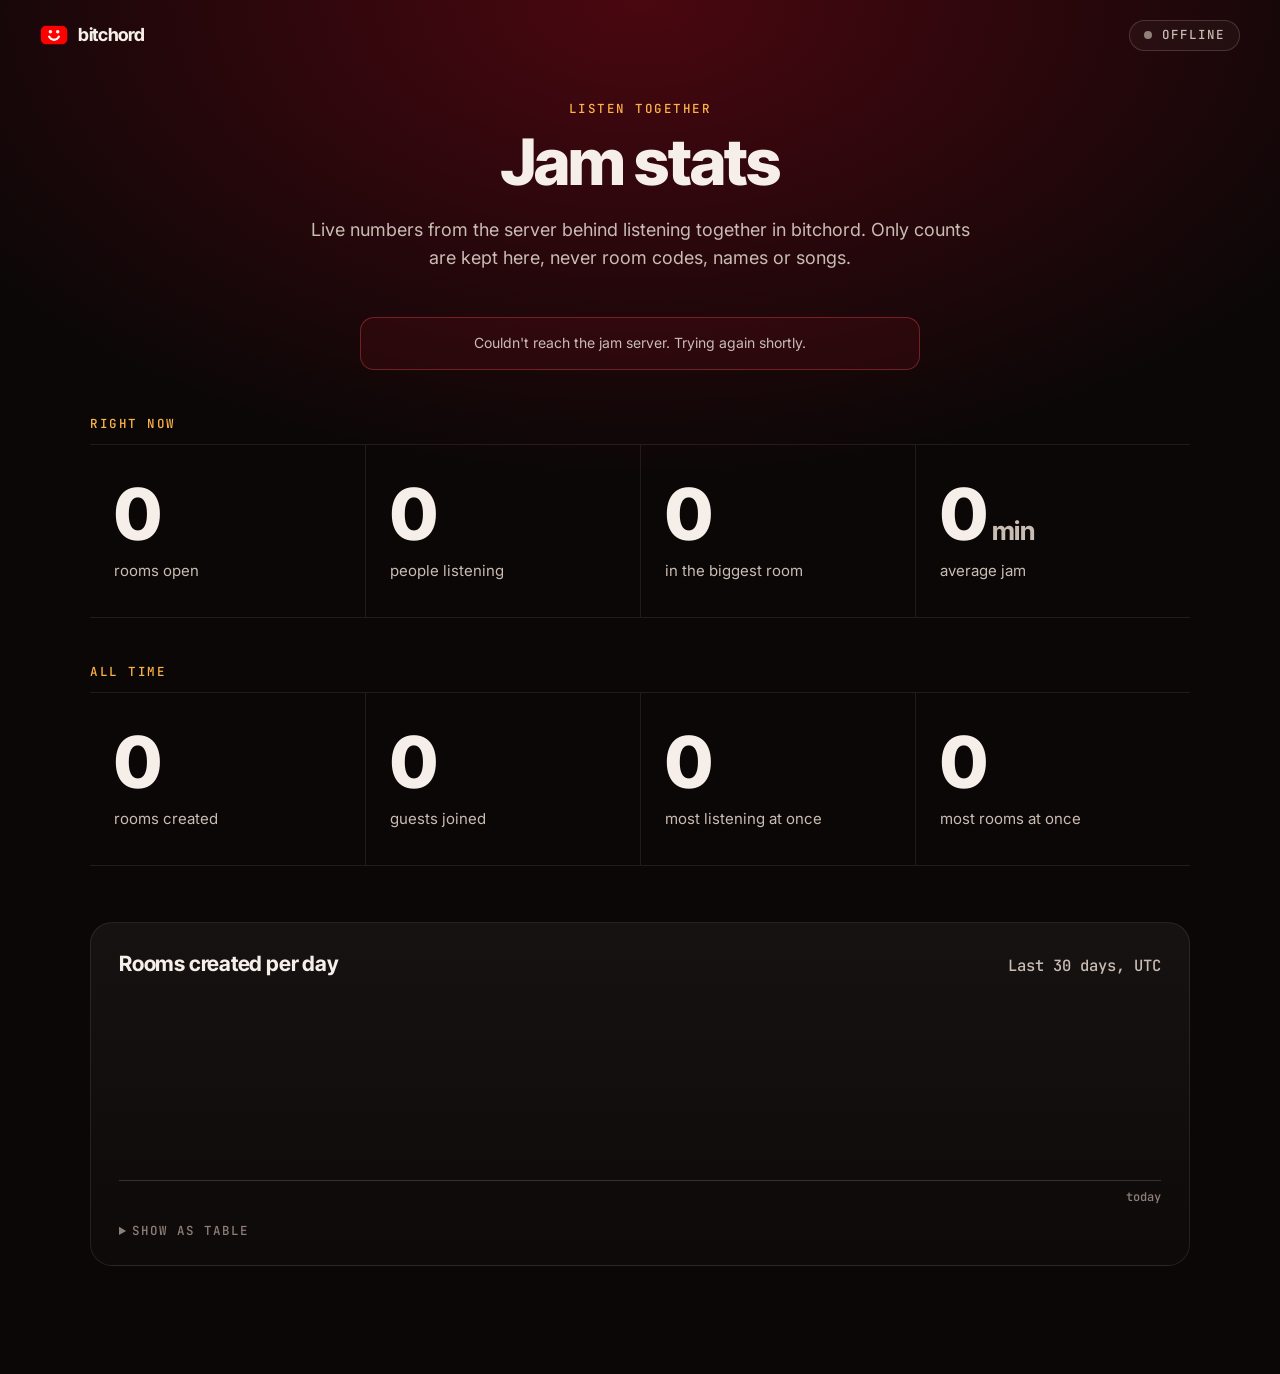
<file: site/jam/stats/index.html>
<!doctype html>
<html lang="en">
<head>
<meta charset="utf-8">
<meta name="viewport" content="width=device-width, initial-scale=1, viewport-fit=cover">
<title>Jam stats · bitchord</title>
<meta name="description" content="Live numbers from bitchord Listen together.">
<meta name="robots" content="noindex">
<meta name="theme-color" content="#0b0707">
<meta name="color-scheme" content="dark">
<link rel="icon" href="../../favicon.ico" sizes="any">
<link rel="icon" type="image/png" sizes="32x32" href="../../favicon-32.png">
<link rel="apple-touch-icon" href="../../apple-touch-icon.png">
<link rel="preconnect" href="https://fonts.googleapis.com">
<link rel="preconnect" href="https://fonts.gstatic.com" crossorigin>
<link rel="stylesheet" href="https://fonts.googleapis.com/css2?family=Inter+Tight:wght@700;800&family=Inter:wght@400;500;600&family=JetBrains+Mono:wght@500&display=swap">
<link rel="stylesheet" href="../../styles.css?v=__V__">
<style>
  body {
    min-height: 100vh; min-height: 100svh;
    background: radial-gradient(90% 50% at 50% 0%, #4a0710 0%, var(--bg) 70%) var(--bg);
  }
  .jam-top { display: flex; align-items: center; justify-content: space-between; gap: 16px; padding: 20px var(--gutter); }
  .jam-top a { display: flex; align-items: center; gap: 10px; text-decoration: none; font: 700 18px/1 var(--display); letter-spacing: -0.02em; }
  .wrap { max-width: var(--max); margin: 0 auto; padding: 32px var(--gutter) 80px; }
  .head { text-align: center; margin-bottom: 44px; }
  .head h2 { margin-bottom: 18px; }
  .live {
    display: inline-flex; align-items: center; gap: 10px; padding: 8px 14px; border-radius: 999px;
    border: 1px solid var(--line-2); background: var(--surface);
    font: 500 12.5px/1 var(--mono); letter-spacing: 0.08em; text-transform: uppercase; color: var(--ink-2);
  }
  .live i { width: 8px; height: 8px; border-radius: 50%; background: var(--red); box-shadow: 0 0 0 0 rgba(255, 36, 51, 0.6); animation: pulse 2s infinite; }
  .live.is-off i { background: var(--muted); animation: none; }
  @keyframes pulse { 70% { box-shadow: 0 0 0 10px rgba(255, 36, 51, 0); } 100% { box-shadow: 0 0 0 0 rgba(255, 36, 51, 0); } }
  @media (prefers-reduced-motion: reduce) { .live i { animation: none; } }

  .group-label { margin: 48px 0 0; }
  .stats { padding: 14px 0 0; }
  .stat__num small { white-space: nowrap; }

  .chart { margin-top: 56px; }
  .chart__head { display: flex; flex-wrap: wrap; align-items: baseline; justify-content: space-between; gap: 8px 24px; margin-bottom: 22px; }
  .chart__head h3 { margin: 0; font: 700 21px/1.2 var(--display); letter-spacing: -0.01em; }
  .chart__readout { margin: 0; color: var(--ink-2); font: 500 13px/1.4 var(--mono); font-variant-numeric: tabular-nums; }
  .chart:hover { transform: none; }
  .bars { position: relative; display: flex; align-items: flex-end; gap: 2px; height: 180px; padding-top: 8px; }
  .bars::before { content: ""; position: absolute; inset: auto 0 0 0; border-top: 1px solid var(--line-2); }
  .bar { flex: 1; height: 100%; display: flex; align-items: flex-end; cursor: default; }
  .bar span {
    display: block; width: 100%; min-height: 2px; border-radius: 4px 4px 0 0;
    background: linear-gradient(180deg, var(--red-2), #b3121d);
    transition: filter 0.2s, opacity 0.2s;
  }
  .bar.is-zero span { background: var(--line-2); }
  .bars:hover .bar span { opacity: 0.45; }
  .bars .bar:hover span, .bars .bar:focus-visible span { opacity: 1; filter: brightness(1.2); }
  .axis { display: flex; justify-content: space-between; margin-top: 10px; color: var(--muted); font: 500 12px/1 var(--mono); }
  .chart details { margin-top: 22px; color: var(--ink-2); font-size: 14px; }
  .chart summary { cursor: pointer; color: var(--muted); font: 500 12.5px/1 var(--mono); letter-spacing: 0.08em; text-transform: uppercase; }
  .chart table { width: 100%; margin-top: 14px; border-collapse: collapse; font-variant-numeric: tabular-nums; }
  .chart th, .chart td { padding: 8px 10px; border-bottom: 1px solid var(--line); text-align: right; }
  .chart th:first-child, .chart td:first-child { text-align: left; }
  .chart th { color: var(--muted); font: 500 12px/1 var(--mono); letter-spacing: 0.06em; text-transform: uppercase; }

  .foot { margin-top: 28px; text-align: center; color: var(--muted); font-size: 13px; }
  .err { max-width: 560px; margin: 0 auto 24px; padding: 14px 18px; border-radius: 14px; border: 1px solid rgba(255, 77, 77, 0.35); background: rgba(255, 36, 51, 0.08); color: var(--ink-2); text-align: center; font-size: 14px; }
  [hidden] { display: none !important; }
</style>
</head>
<body>
<header class="jam-top">
  <a href="../../" aria-label="bitchord home"><img src="../../icon-192.png" alt="" width="28" height="28"><span>bitchord</span></a>
  <span class="live" id="live"><i aria-hidden="true"></i><span id="live-text">Connecting</span></span>
</header>

<main class="wrap">
  <div class="head">
    <p class="eyebrow">Listen together</p>
    <h2>Jam stats</h2>
    <p class="lede">Live numbers from the server behind listening together in bitchord. Only counts are kept here, never room codes, names or songs.</p>
  </div>

  <p class="err" id="err" hidden>Couldn't reach the jam server. Trying again shortly.</p>

  <p class="eyebrow group-label">Right now</p>
  <section class="stats" aria-label="Right now">
    <div class="stats__grid">
      <div class="stat"><span class="stat__num"><b data-k="live.rooms">0</b></span><span class="stat__label">rooms open</span></div>
      <div class="stat"><span class="stat__num"><b data-k="live.listeners">0</b></span><span class="stat__label">people listening</span></div>
      <div class="stat"><span class="stat__num"><b data-k="live.largest_room">0</b></span><span class="stat__label">in the biggest room</span></div>
      <div class="stat"><span class="stat__num"><b data-k="totals.avg_session_min" data-dec="1">0</b><small>min</small></span><span class="stat__label">average jam</span></div>
    </div>
  </section>

  <p class="eyebrow group-label">All time</p>
  <section class="stats" aria-label="All time">
    <div class="stats__grid">
      <div class="stat"><span class="stat__num"><b data-k="totals.rooms_created">0</b></span><span class="stat__label">rooms created</span></div>
      <div class="stat"><span class="stat__num"><b data-k="totals.guest_joins">0</b></span><span class="stat__label">guests joined</span></div>
      <div class="stat"><span class="stat__num"><b data-k="peaks.listeners">0</b></span><span class="stat__label">most listening at once</span></div>
      <div class="stat"><span class="stat__num"><b data-k="peaks.rooms">0</b></span><span class="stat__label">most rooms at once</span></div>
    </div>
  </section>

  <section class="card chart" aria-labelledby="chart-title">
    <div class="chart__head">
      <h3 id="chart-title">Rooms created per day</h3>
      <p class="chart__readout" id="readout">Last 30 days, UTC</p>
    </div>
    <div class="bars" id="bars" role="list" aria-label="Rooms created per day, last 30 days"></div>
    <div class="axis"><span id="axis-start"></span><span>today</span></div>
    <details>
      <summary>Show as table</summary>
      <table>
        <thead><tr><th>Day</th><th>Rooms</th><th>Joins</th><th>Peak listening</th></tr></thead>
        <tbody id="table"></tbody>
      </table>
    </details>
  </section>

  <p class="foot" id="foot"></p>
</main>

<script>
(function () {
  var API = 'https://ytm-rs-jam.grapedjuice.workers.dev/stats';
  var EVERY = 15000, DAYS = 30;
  var reduced = matchMedia('(prefers-reduced-motion: reduce)').matches;
  var $ = function (id) { return document.getElementById(id); };
  var shown = {}, fetchedAt = 0, since = null;

  function get(o, path) { return path.split('.').reduce(function (v, k) { return v == null ? v : v[k]; }, o); }
  function fmt(n, dec) { return n.toLocaleString('en-US', { minimumFractionDigits: dec, maximumFractionDigits: dec }); }

  // Spring toward the new value, like the number tickers on the home page.
  function animate(el, to, dec) {
    var key = el.dataset.k, from = shown[key] || 0;
    shown[key] = to;
    if (reduced || from === to) { el.textContent = fmt(to, dec); return; }
    var x = from, v = 0, last = performance.now();
    (function step(now) {
      var dt = Math.min(0.032, (now - last) / 1000); last = now;
      v += (-100 * (x - to) - 20 * v) * dt; x += v * dt;
      var done = Math.abs(x - to) < 0.02 && Math.abs(v) < 0.02;
      el.textContent = fmt(done ? to : Math.max(0, dec ? x : Math.round(x)), dec);
      if (!done) requestAnimationFrame(step);
    })(last);
  }

  function dayKey(d) { return d.toISOString().slice(0, 10); }
  function dayLabel(key) {
    return new Date(key + 'T00:00:00Z').toLocaleDateString(undefined, { month: 'short', day: 'numeric', timeZone: 'UTC' });
  }
  function plural(n, one) { return fmt(n, 0) + ' ' + one + (n === 1 ? '' : 's'); }

  function chart(daily, now) {
    var byDay = {};
    daily.forEach(function (d) { byDay[d.day] = d; });
    var days = [];
    for (var i = DAYS - 1; i >= 0; i--) {
      var key = dayKey(new Date(now - i * 864e5));
      days.push(byDay[key] || { day: key, rooms: 0, joins: 0, peak_listeners: 0 });
    }
    var max = Math.max(1, Math.max.apply(null, days.map(function (d) { return d.rooms; })));
    var bars = $('bars'), readout = $('readout');
    bars.textContent = '';
    days.forEach(function (d) {
      var desc = dayLabel(d.day) + ': ' + plural(d.rooms, 'room') + ', ' + plural(d.joins, 'join') + ', peak ' + fmt(d.peak_listeners, 0) + ' listening';
      var bar = document.createElement('div');
      bar.className = 'bar' + (d.rooms ? '' : ' is-zero');
      bar.tabIndex = 0;
      bar.setAttribute('role', 'listitem');
      bar.setAttribute('aria-label', desc);
      var fill = document.createElement('span');
      fill.style.height = (d.rooms / max * 100) + '%';
      bar.appendChild(fill);
      var show = function () { readout.textContent = desc; };
      bar.addEventListener('mouseenter', show);
      bar.addEventListener('focus', show);
      bars.appendChild(bar);
    });
    bars.onmouseleave = function () { readout.textContent = 'Last 30 days, UTC'; };
    $('axis-start').textContent = dayLabel(days[0].day);
    $('table').innerHTML = days.slice().reverse().filter(function (d) { return d.rooms || d.joins; }).map(function (d) {
      return '<tr><td>' + dayLabel(d.day) + '</td><td>' + d.rooms + '</td><td>' + d.joins + '</td><td>' + d.peak_listeners + '</td></tr>';
    }).join('') || '<tr><td colspan="4">No jams yet.</td></tr>';
  }

  function ago(ms) {
    var s = Math.round(ms / 1000);
    return s < 5 ? 'just now' : s < 60 ? s + 's ago' : Math.round(s / 60) + 'm ago';
  }
  function foot() {
    if (!fetchedAt) return;
    var started = since ? 'Counting since ' + new Date(since).toLocaleString(undefined, { dateStyle: 'medium', timeStyle: 'short' }) + '. ' : '';
    $('foot').textContent = started + 'Updated ' + ago(Date.now() - fetchedAt) + ', refreshes every 15 seconds.';
  }

  function load() {
    fetch(API, { cache: 'no-store' }).then(function (r) {
      if (!r.ok) throw new Error(r.status);
      return r.json();
    }).then(function (s) {
      document.querySelectorAll('[data-k]').forEach(function (el) {
        animate(el, +get(s, el.dataset.k) || 0, +(el.dataset.dec || 0));
      });
      chart(s.daily || [], s.now || Date.now());
      since = s.since; fetchedAt = Date.now();
      var n = s.live.listeners;
      $('live').classList.toggle('is-off', !n);
      $('live-text').textContent = n ? plural(n, 'listener') + ' live' : 'Nobody jamming';
      $('err').hidden = true;
      foot();
    }).catch(function () {
      $('err').hidden = false;
      $('live').classList.add('is-off');
      $('live-text').textContent = 'Offline';
    });
  }

  load();
  setInterval(function () { if (!document.hidden) load(); }, EVERY);
  document.addEventListener('visibilitychange', function () { if (!document.hidden) load(); });
  setInterval(foot, 1000);
})();
</script>
</body>
</html>
</file>
<file: site/vendor/lenis.css>
html.lenis,
html.lenis body {
  height: auto;
}

.lenis:not(.lenis-autoToggle).lenis-stopped {
  overflow: clip;
}

.lenis [data-lenis-prevent],
.lenis [data-lenis-prevent-wheel],
.lenis [data-lenis-prevent-touch],
.lenis [data-lenis-prevent-vertical],
.lenis [data-lenis-prevent-horizontal] {
  overscroll-behavior: contain;
}

.lenis.lenis-smooth iframe {
  pointer-events: none;
}

.lenis.lenis-autoToggle {
  transition-property: overflow;
  transition-duration: 1ms;
  transition-behavior: allow-discrete;
}
</file>
<file: site/styles.css>
/* bitchord site. Plain CSS ports of the 21st.dev pieces used here:
   container-scroll-animation, number-ticker, feature108 tabs, glowing-effect,
   3d-marquee, animated-beam and border-beam. */

:root {
  --bg: #0b0707;
  --bg-2: #120b0b;
  --ink: #f6efe9;
  --ink-2: #c9bcb3;
  --muted: #8f8079;
  --line: rgba(255, 236, 225, 0.09);
  --line-2: rgba(255, 236, 225, 0.16);
  --surface: rgba(255, 240, 230, 0.035);
  --surface-2: rgba(255, 240, 230, 0.06);
  --red: #ff2433;
  --red-2: #ff4d4d;
  --amber: #ffb347;
  --pink: #ff5c8a;
  --radius: 22px;
  --max: 1180px;
  --gutter: clamp(16px, 4vw, 40px);
  --display: "Inter Tight", "Inter", system-ui, sans-serif;
  --sans: "Inter", system-ui, -apple-system, "Segoe UI", sans-serif;
  --mono: "JetBrains Mono", ui-monospace, "Cascadia Code", monospace;
  --jp: "Noto Sans JP", "Yu Gothic UI", "Hiragino Sans", "Meiryo", sans-serif;
  --ease: cubic-bezier(0.16, 1, 0.3, 1);
  color-scheme: dark;
}

*, *::before, *::after { box-sizing: border-box; }
html { -webkit-text-size-adjust: 100%; scroll-padding-top: 80px; }
body {
  margin: 0;
  background: var(--bg);
  color: var(--ink);
  font: 400 16px/1.6 var(--sans);
  -webkit-font-smoothing: antialiased;
  text-rendering: optimizeLegibility;
  overflow-x: clip;
}
img { display: block; max-width: 100%; height: auto; }
a { color: inherit; }
button { font: inherit; color: inherit; }
::selection { background: rgba(255, 36, 51, 0.45); color: #fff; }
:focus-visible { outline: 2px solid var(--amber); outline-offset: 3px; border-radius: 6px; }

.skip {
  position: absolute; left: 16px; top: -60px; z-index: 100;
  padding: 10px 14px; border-radius: 10px; background: #fff; color: #000; text-decoration: none; font-weight: 600;
}
.skip:focus { top: 12px; }

/* ---------- buttons ---------- */
.btn {
  --h: 44px;
  display: inline-flex; align-items: center; justify-content: center; gap: 10px;
  height: var(--h); padding: 0 20px; border-radius: 999px;
  font: 600 15px/1 var(--sans); letter-spacing: -0.01em; text-decoration: none; white-space: nowrap;
  border: 1px solid transparent; cursor: pointer;
  transition: transform 0.3s var(--ease), background-color 0.25s, border-color 0.25s, box-shadow 0.3s;
}
.btn:active { transform: scale(0.97); }
.btn--sm { --h: 36px; padding: 0 16px; font-size: 14px; }
.btn--lg { --h: 54px; padding: 0 26px; font-size: 16px; }
.btn--primary {
  background: #fff; color: #120606;
  box-shadow: 0 0 0 0 rgba(255, 36, 51, 0), 0 10px 30px -10px rgba(255, 60, 60, 0.6);
}
.btn--primary:hover { box-shadow: 0 0 0 6px rgba(255, 255, 255, 0.08), 0 14px 40px -10px rgba(255, 60, 60, 0.85); transform: translateY(-1px); }
.btn--ghost { background: rgba(255, 255, 255, 0.04); border-color: var(--line-2); color: var(--ink); backdrop-filter: blur(10px); }
.btn--ghost:hover { background: rgba(255, 255, 255, 0.09); border-color: rgba(255, 255, 255, 0.28); }

/* ---------- nav ---------- */
.nav {
  position: fixed; inset: 0 0 auto 0; z-index: 50;
  display: flex; align-items: center; gap: 24px;
  height: 64px; padding: 0 var(--gutter);
  transition: background-color 0.4s, border-color 0.4s, backdrop-filter 0.4s;
  border-bottom: 1px solid transparent;
}
.nav.is-scrolled {
  background: rgba(11, 7, 7, 0.62);
  backdrop-filter: blur(18px) saturate(1.4);
  -webkit-backdrop-filter: blur(18px) saturate(1.4);
  border-color: var(--line);
}
.nav__brand { display: flex; align-items: center; gap: 10px; text-decoration: none; font: 700 18px/1 var(--display); letter-spacing: -0.02em; }
.nav__links { display: flex; gap: 4px; margin: 0 auto; }
.nav__links a {
  padding: 8px 12px; border-radius: 999px; font-size: 14px; font-weight: 500; color: var(--ink-2); text-decoration: none;
  transition: color 0.2s, background-color 0.2s;
}
.nav__links a:hover { color: var(--ink); background: rgba(255, 255, 255, 0.06); }
.nav__actions { display: flex; align-items: center; gap: 10px; margin-left: auto; }
.nav__links + .nav__actions { margin-left: 0; }
.gh-pill {
  display: inline-flex; align-items: center; gap: 8px; height: 36px; padding: 0 12px;
  border-radius: 999px; border: 1px solid var(--line-2); background: rgba(255, 255, 255, 0.03);
  font-size: 13px; font-weight: 600; text-decoration: none; color: var(--ink-2);
  transition: border-color 0.2s, color 0.2s;
}
.gh-pill:hover { color: var(--ink); border-color: rgba(255, 255, 255, 0.3); }
.gh-pill__count { padding-left: 8px; border-left: 1px solid var(--line-2); font-variant-numeric: tabular-nums; color: var(--ink); }
@media (max-width: 860px) { .nav__links { display: none; } }
@media (max-width: 420px) { .gh-pill__label { display: none; } }

/* ---------- hero ---------- */
.hero { position: relative; padding: 140px var(--gutter) 0; isolation: isolate; }
.hero__bg {
  position: absolute; inset: 0 0 auto 0; height: min(1100px, 130vh); width: 100%; z-index: -2;
  -webkit-mask-image: linear-gradient(#000 55%, transparent);
  mask-image: linear-gradient(#000 55%, transparent);
  opacity: 0; transition: opacity 1.6s var(--ease);
}
.hero__bg.is-ready { opacity: 1; }
.hero__grain {
  position: absolute; inset: 0 0 auto 0; height: min(1100px, 130vh); z-index: -1; pointer-events: none; opacity: 0.22; mix-blend-mode: overlay;
  -webkit-mask-image: linear-gradient(#000 40%, transparent); mask-image: linear-gradient(#000 40%, transparent);
  background-image: url("data:image/svg+xml,%3Csvg xmlns='http://www.w3.org/2000/svg' width='160' height='160'%3E%3Cfilter id='n'%3E%3CfeTurbulence type='fractalNoise' baseFrequency='.9' numOctaves='2' stitchTiles='stitch'/%3E%3C/filter%3E%3Crect width='100%25' height='100%25' filter='url(%23n)'/%3E%3C/svg%3E");
}
.hero__inner { max-width: 1240px; margin: 0 auto; text-align: center; }
.chip {
  display: inline-flex; align-items: center; gap: 10px; padding: 6px 14px 6px 10px; margin-bottom: 28px;
  border-radius: 999px; border: 1px solid rgba(255, 255, 255, 0.16); background: rgba(10, 4, 4, 0.35);
  backdrop-filter: blur(12px); -webkit-backdrop-filter: blur(12px);
  font-size: 13px; font-weight: 500; color: var(--ink); text-decoration: none;
  transition: border-color 0.2s, background-color 0.2s;
}
.chip:hover { border-color: rgba(255, 255, 255, 0.32); background: rgba(10, 4, 4, 0.5); }
.chip__dot { width: 8px; height: 8px; border-radius: 50%; background: #4ade80; box-shadow: 0 0 0 4px rgba(74, 222, 128, 0.18); }
.chip__sep { width: 1px; height: 14px; background: rgba(255, 255, 255, 0.2); }
.chip__more { color: var(--ink-2); }

.hero__title {
  margin: 0; font: 800 clamp(44px, 7.4vw, 108px)/0.98 var(--display); letter-spacing: -0.035em;
  text-wrap: balance;
}
.kline { display: block; }
@media (min-width: 700px) { .kline { white-space: nowrap; } }
/* karaoke fill: each word lights left to right, like the app's active lyric line */
.kw {
  --p: 0;
  display: inline-block;
  color: transparent;
  background: linear-gradient(90deg, #fff calc(var(--p) * 100% - 6%), rgba(255, 255, 255, 0.28) calc(var(--p) * 100% + 6%));
  -webkit-background-clip: text; background-clip: text;
  padding-bottom: 0.08em;
  transform: translateY(calc((1 - var(--p)) * 0.04em));
}
.karaoke.no-js .kw, .no-motion .kw { --p: 1.2; }
.hero__sub {
  max-width: 640px; margin: 28px auto 0; font-size: clamp(17px, 2vw, 20px); line-height: 1.55; color: rgba(255, 243, 236, 0.82);
  text-wrap: pretty;
}
.hero__cta { display: flex; flex-wrap: wrap; justify-content: center; gap: 12px; margin-top: 36px; }
.hero__meta { margin: 18px 0 0; font-size: 13px; color: rgba(255, 243, 236, 0.6); }

/* container-scroll-animation */
.scrollframe { height: 150vh; margin-top: 40px; }
.scrollframe__stage { position: sticky; top: 9vh; perspective: 1200px; padding-bottom: 4vh; }
.device {
  --rot: 22deg; --scale: 1.04;
  margin: 0 auto; max-width: 1100px; border-radius: 22px; overflow: hidden;
  background: #151010; border: 1px solid rgba(255, 255, 255, 0.14);
  transform: rotateX(var(--rot)) scale(var(--scale)); transform-origin: 50% 0%;
  box-shadow: 0 0 #0000004d, 0 9px 20px #0000004a, 0 37px 37px #00000042, 0 84px 50px #00000026, 0 149px 60px #0000000a, 0 0 120px -20px rgba(255, 60, 40, 0.35);
  will-change: transform;
}
.device__bar {
  display: flex; align-items: center; gap: 7px; height: 34px; padding: 0 14px;
  background: #0d0909; border-bottom: 1px solid rgba(255, 255, 255, 0.07); font: 500 12px/1 var(--sans); color: var(--muted);
}
.device__bar i { width: 11px; height: 11px; border-radius: 50%; background: #3a2c2a; }
.device__bar span { margin-left: auto; margin-right: auto; transform: translateX(-24px); }
.device img { width: 100%; }
@media (max-width: 700px) {
  .scrollframe { height: auto; margin-top: 48px; }
  .scrollframe__stage { position: static; }
  .device { --rot: 0deg !important; --scale: 1 !important; border-radius: 14px; }
}

/* ---------- stats (number-ticker) ---------- */
.stats { padding: 40px var(--gutter) 30px; }
.stats__grid {
  max-width: var(--max); margin: 0 auto; display: grid; grid-template-columns: repeat(4, 1fr);
  border-top: 1px solid var(--line); border-bottom: 1px solid var(--line);
}
.stat { padding: 34px 24px; display: flex; flex-direction: column; gap: 8px; }
.stat + .stat { border-left: 1px solid var(--line); }
.stat__num { display: flex; align-items: baseline; gap: 6px; font: 800 clamp(44px, 5.6vw, 72px)/1 var(--display); letter-spacing: -0.035em; }
.stat__num b { font-weight: inherit; font-variant-numeric: tabular-nums; }
.stat__num small { font-size: 0.36em; letter-spacing: -0.01em; color: var(--ink-2); font-weight: 700; }
.stat__label { color: var(--ink-2); font-size: 15px; }
.stats__note { max-width: var(--max); margin: 14px auto 0; font-size: 12.5px; color: var(--muted); }
@media (max-width: 760px) {
  .stats__grid { grid-template-columns: 1fr 1fr; }
  .stat:nth-child(3) { border-left: 0; }
  .stat:nth-child(n + 3) { border-top: 1px solid var(--line); }
  .stat { padding: 26px 16px; }
}

/* ---------- feature rows ---------- */
.rows { max-width: var(--max); margin: 110px auto 0; display: grid; gap: clamp(72px, 9vw, 120px); }
.row { display: grid; grid-template-columns: minmax(0, 0.9fr) minmax(0, 1.1fr); gap: clamp(32px, 5vw, 72px); align-items: center; }
.row--flip .row__copy { order: 2; }
.row__copy .eyebrow { margin-bottom: 16px; }
.row__copy h3 { margin: 0 0 16px; font: 800 clamp(28px, 3.2vw, 42px)/1.08 var(--display); letter-spacing: -0.025em; text-wrap: balance; }
.row__copy > p:not(.eyebrow) { margin: 0; color: var(--ink-2); font-size: 17px; line-height: 1.6; text-wrap: pretty; }
.row__shot { margin: 0; border-radius: 16px; overflow: hidden; border: 1px solid var(--line-2); background: #151010; box-shadow: 0 40px 100px -40px rgba(0, 0, 0, 0.95), 0 0 100px -40px rgba(255, 60, 40, 0.35); }
.row__shot img { width: 100%; }
.feat__list { list-style: none; margin: 26px 0 0; padding: 0; display: grid; gap: 12px; }
.feat__list li { position: relative; padding-left: 26px; color: var(--ink-2); font-size: 15px; line-height: 1.5; }
.feat__list li::before {
  content: ""; position: absolute; left: 0; top: 4px; width: 15px; height: 15px; border-radius: 50%;
  background: radial-gradient(circle at 50% 50%, var(--amber) 0 3px, transparent 3.5px), rgba(255, 179, 71, 0.14);
}
.feat__list b { color: var(--ink); font-weight: 600; }
@media (max-width: 900px) {
  .rows { margin-top: 80px; gap: 64px; }
  .row { grid-template-columns: 1fr; gap: 28px; }
  .row--flip .row__copy { order: 0; }
}

/* ---------- section scaffolding ---------- */
.section { padding: 120px var(--gutter); }
.section__head { max-width: 820px; margin: 0 auto 56px; text-align: center; }
.eyebrow {
  margin: 0 0 14px; font: 500 12.5px/1 var(--mono); letter-spacing: 0.12em; text-transform: uppercase; color: var(--amber);
}
h2 {
  margin: 0; font: 800 clamp(36px, 5.4vw, 64px)/1.04 var(--display); letter-spacing: -0.03em; text-wrap: balance;
}
.lede { margin: 20px auto 0; max-width: 680px; color: var(--ink-2); font-size: 18px; text-wrap: pretty; }
.lede a { color: var(--ink); text-decoration-color: rgba(255, 255, 255, 0.3); text-underline-offset: 3px; }
.fineprint { max-width: 1100px; margin: 18px auto 0; text-align: center; font-size: 12.5px; color: var(--muted); }

/* ---------- lyrics demo ---------- */
.player {
  --accent: #ff2433;
  position: relative; isolation: isolate; overflow: hidden;
  max-width: 1100px; margin: 0 auto; border-radius: 26px;
  clip-path: inset(0 round 26px);
  border: 1px solid rgba(255, 255, 255, 0.1); background: #120808;
  box-shadow: 0 40px 120px -40px rgba(0, 0, 0, 0.9), 0 0 0 1px rgba(0, 0, 0, 0.4);
}
.player__bg { position: absolute; inset: 0; width: 100%; height: 100%; z-index: -2; border-radius: inherit; }
.player__scrim { position: absolute; inset: 0; z-index: -1; border-radius: inherit; background: rgba(0, 0, 0, var(--dim, 0.35)); transition: background-color 0.6s; }
.player__top { display: flex; align-items: center; justify-content: space-between; gap: 12px; padding: 18px 22px 0; }
.player__badge {
  font: 500 11px/1 var(--mono); letter-spacing: 0.1em; text-transform: uppercase; padding: 7px 10px; border-radius: 999px;
  background: rgba(0, 0, 0, 0.3); border: 1px solid rgba(255, 255, 255, 0.12); color: rgba(255, 255, 255, 0.8);
}
.player__toggles { display: flex; gap: 8px; }
.pill {
  height: 32px; padding: 0 14px; border-radius: 999px; border: 1px solid rgba(255, 255, 255, 0.18); cursor: pointer;
  background: rgba(255, 255, 255, 0.1); font-size: 13px; font-weight: 600; transition: background-color 0.2s, color 0.2s;
}
.pill[aria-pressed="true"] { background: #fff; color: #111; border-color: #fff; }
.player__body { display: grid; grid-template-columns: minmax(0, 0.85fr) minmax(0, 1.15fr); gap: clamp(20px, 4vw, 56px); padding: 22px clamp(20px, 4vw, 52px) 10px; }
.player__art { align-self: center; }
.player__cover {
  width: 100%; height: auto; aspect-ratio: 1; border-radius: var(--cover-r, 14px);
  box-shadow: 0 30px 60px -20px rgba(0, 0, 0, 0.7);
  transition: border-radius 0.5s var(--ease);
}
.player__meta { display: flex; flex-direction: column; gap: 2px; margin-top: 18px; }
.player__meta strong { font: 700 22px/1.2 var(--jp); letter-spacing: -0.01em; }
.player__meta strong span { font-family: var(--display); }
.player__meta > span { color: rgba(255, 255, 255, 0.65); font-size: 15px; }
.player__lyrics {
  position: relative; height: clamp(360px, 42vw, 470px); overflow: hidden; overflow: clip;
  margin: 0 -48px;
  -webkit-mask-image: linear-gradient(transparent, #000 14%, #000 80%, transparent);
  mask-image: linear-gradient(transparent, #000 14%, #000 80%, transparent);
}
.lyr__track { position: absolute; left: 48px; right: 48px; top: 0; transition: transform 0.75s var(--ease); will-change: transform; }
.lyr {
  --p: 0; --a: 0.35; --blur: 0px; --scale: 1;
  display: block; width: 100%; text-align: left; padding: 10px 0; margin: 0; border: 0; background: none; cursor: pointer;
  opacity: var(--a); filter: blur(var(--blur));
  transform: scale(var(--scale)); transform-origin: 0 50%;
  transition: opacity 0.6s var(--ease), filter 0.6s var(--ease), transform 0.6s var(--ease);
}
.lyr:not(.is-active):hover { --a: 0.75 !important; }
.lyr__jp {
  display: block; font: 700 clamp(22px, 2.6vw, 34px)/1.3 var(--jp); letter-spacing: 0.01em; color: #fff;
}
.lyr__ro { display: block; margin-top: 4px; font: 700 clamp(14px, 1.4vw, 17px)/1.35 var(--sans); color: rgba(255, 255, 255, 0.92); }
.lyr__tr { display: block; margin-top: 2px; font: 400 clamp(14px, 1.35vw, 16px)/1.35 var(--sans); color: rgba(255, 255, 255, 0.72); }
.lyr__jp { position: relative; }
.lyr.is-active .lyr__jp::before {
  content: attr(data-text); position: absolute; inset: 0; pointer-events: none;
  color: transparent; text-shadow: var(--glow, none);
}
.player:not(.show-romaji) .lyr__ro, .player:not(.show-trans) .lyr__tr { display: none; }
.lyr.is-active { --a: 1; }
/* active line fill (word-by-word sweep) */
.lyr__fill { position: relative; }
.lyr.is-active .lyr__fill {
  color: transparent;
  background: linear-gradient(90deg, var(--sung, #fff) calc(var(--p) * 100% - 4%), var(--unsung, rgba(255, 255, 255, 0.4)) calc(var(--p) * 100% + 4%));
  -webkit-background-clip: text; background-clip: text;
}

/* style: Apple Music, tposejank (blur 2, upcoming only, inactive .2, past 0) */
.player[data-theme="apple"] { --dim: 0.42; }
.player[data-theme="apple"] .lyr__jp { font-size: clamp(25px, 3vw, 40px); }
/* style: Lyric Glow, MatiuxXcd */
.player[data-theme="glow"] { --dim: 0.52; }
.player[data-theme="glow"] .lyr.is-active { --scale: 1.05; }
.player[data-theme="glow"] .lyr.is-active { --glow: 0 0 10px rgba(103, 217, 255, 0.8), 0 0 26px rgba(103, 217, 255, 0.5); }
/* style: Burn, semicolonhope */
.player[data-theme="burn"] { --dim: 0.75; --sung: #ffd6a8; --unsung: #fff; }
.player[data-theme="burn"] .lyr__jp, .player[data-theme="burn"] .lyr__ro { font-family: var(--jp); }
.player[data-theme="burn"] .lyr.is-active { --glow: 0 0 8px rgba(255, 106, 0, 0.95), 0 0 26px rgba(255, 60, 0, 0.6); }
.player[data-theme="burn"] .lyr.is-past .lyr__jp { color: #5a1420; }
/* style: Opacity Based Karaoke, semicolonhope */
.player[data-theme="karaoke"] { --dim: 0.22; --sung: #dedede; --unsung: rgba(255, 255, 255, 0.18); }
/* style: Spotlight, boidushya (blur 2.5 on past lines) */
.player[data-theme="spotlight"] { --dim: 0.45; }

.player__bar { display: flex; align-items: center; gap: 14px; padding: 14px clamp(20px, 4vw, 52px) 22px; }
.playbtn {
  flex: none; width: 46px; height: 46px; border-radius: 50%; border: 0; cursor: pointer; display: grid; place-items: center;
  background: #fff; color: #111; transition: transform 0.2s var(--ease);
}
.playbtn:hover { transform: scale(1.06); }
.playbtn .i-play { display: none; }
.playbtn.is-paused .i-play { display: block; }
.playbtn.is-paused .i-pause { display: none; }
.player__time { font: 500 12px/1 var(--mono); color: rgba(255, 255, 255, 0.7); min-width: 34px; font-variant-numeric: tabular-nums; }
.player__progress { flex: 1; height: 18px; display: flex; align-items: center; cursor: pointer; }
.player__progress::before { content: ""; position: absolute; }
.player__progress { position: relative; }
.player__progress::after { content: ""; position: absolute; left: 0; right: 0; height: 4px; border-radius: 4px; background: rgba(255, 255, 255, 0.2); }
.player__progress i { position: relative; z-index: 1; display: block; height: 4px; border-radius: 4px; width: 0; background: var(--accent); box-shadow: 0 0 12px var(--accent); }

.themepick { max-width: 1100px; margin: 18px auto 0; display: grid; grid-template-columns: repeat(6, 1fr); gap: 8px; }
.themepick button {
  display: flex; flex-direction: column; align-items: flex-start; gap: 2px; padding: 12px 14px; border-radius: 14px; cursor: pointer;
  background: var(--surface); border: 1px solid var(--line); text-align: left; transition: background-color 0.2s, border-color 0.2s;
}
.themepick button:hover { background: var(--surface-2); }
.themepick button[aria-checked="true"] { border-color: rgba(255, 255, 255, 0.5); background: rgba(255, 255, 255, 0.08); }
.themepick b { font-size: 14px; font-weight: 600; }
.themepick span { font-size: 12px; color: var(--muted); }
@media (max-width: 900px) {
  .player__body { grid-template-columns: 1fr; }
  .player__art { display: flex; align-items: center; gap: 16px; }
  .player__cover { width: 96px; }
  .player__meta { margin-top: 0; }
  .themepick { grid-template-columns: repeat(3, 1fr); }
}
@media (max-width: 480px) {
  .player__top { flex-direction: column; align-items: flex-start; }
  .themepick { grid-template-columns: repeat(2, 1fr); }
}

/* ---------- bento + glowing-effect ---------- */
.bento { max-width: var(--max); margin: 0 auto; display: grid; grid-template-columns: repeat(3, 1fr); gap: 14px; }
.card {
  --start: 0; --active: 0; --spread: 40; --bw: 1.5px;
  position: relative; padding: 28px; border-radius: var(--radius);
  background: linear-gradient(180deg, rgba(255, 240, 230, 0.05), rgba(255, 240, 230, 0.015));
  border: 1px solid var(--line);
  transition: transform 0.4s var(--ease), border-color 0.3s;
}
.card:hover { transform: translateY(-3px); }
.card::after {
  content: ""; position: absolute; inset: calc(-1 * var(--bw)); border-radius: inherit; pointer-events: none;
  border: var(--bw) solid transparent;
  background:
    radial-gradient(circle, #ff2433 10%, #ff243300 20%),
    radial-gradient(circle at 40% 40%, #ffb347 5%, #ffb34700 15%),
    radial-gradient(circle at 60% 60%, #ff5c8a 10%, #ff5c8a00 20%),
    repeating-conic-gradient(from 236.84deg at 50% 50%, #ff2433 0%, #ffb347 5%, #ff5c8a 10%, #ff7a1a 15%, #ff2433 20%);
  background-attachment: fixed;
  opacity: var(--active); transition: opacity 0.3s;
  --cone: conic-gradient(from calc((var(--start) - var(--spread)) * 1deg), #0000 0deg, #fff, #0000 calc(var(--spread) * 2deg));
  -webkit-mask-image: var(--cone), linear-gradient(#000 0 0), linear-gradient(#000 0 0);
  mask-image: var(--cone), linear-gradient(#000 0 0), linear-gradient(#000 0 0);
  -webkit-mask-clip: border-box, padding-box, border-box; mask-clip: border-box, padding-box, border-box;
  -webkit-mask-composite: source-in, xor, source-over; mask-composite: intersect, exclude, add;
}
.card--wide { grid-column: span 2; }
.card__icon {
  display: grid; place-items: center; width: 42px; height: 42px; border-radius: 12px; margin-bottom: 22px;
  background: linear-gradient(140deg, rgba(255, 36, 51, 0.25), rgba(255, 179, 71, 0.12)); border: 1px solid rgba(255, 120, 90, 0.25);
}
.card__icon svg { width: 20px; height: 20px; fill: none; stroke: #ffd2c4; stroke-width: 1.8; stroke-linecap: round; stroke-linejoin: round; }
.card h3 { margin: 0 0 8px; font: 700 21px/1.2 var(--display); letter-spacing: -0.01em; }
.card p { margin: 0; color: var(--ink-2); font-size: 15.5px; line-height: 1.6; }
@media (max-width: 900px) {
  .bento { grid-template-columns: 1fr 1fr; }
}
@media (max-width: 620px) {
  .bento { grid-template-columns: 1fr; }
  .card--wide { grid-column: auto; }
  .card { padding: 22px; }
}

/* ---------- themes (3d-marquee) ---------- */
.themes__split { max-width: var(--max); margin: 0 auto; display: grid; grid-template-columns: 0.9fr 1.1fr; gap: 40px; align-items: center; }
.themes__copy h2 { text-align: left; }
.themes__copy .lede { margin-left: 0; }
.themes__all { margin-top: 28px; }
.themes__all summary {
  display: inline-flex; align-items: center; gap: 10px; height: 40px; padding: 0 16px; border-radius: 999px; cursor: pointer;
  list-style: none; border: 1px solid var(--line-2); background: var(--surface); font-size: 14px; font-weight: 600; color: var(--ink-2);
  transition: color 0.2s, border-color 0.2s;
}
.themes__all summary::-webkit-details-marker { display: none; }
.themes__all summary::after {
  content: ""; width: 7px; height: 7px; margin-top: -3px;
  border-right: 2px solid currentColor; border-bottom: 2px solid currentColor; transform: rotate(45deg); transition: transform 0.3s var(--ease);
}
.themes__all[open] summary::after { transform: rotate(-135deg); margin-top: 3px; }
.themes__all summary:hover { color: var(--ink); border-color: rgba(255, 255, 255, 0.3); }
.themes__names { list-style: none; margin: 16px 0 0; padding: 0; display: flex; flex-wrap: wrap; gap: 6px; }
.themes__names li {
  display: inline-flex; align-items: baseline; gap: 6px; padding: 6px 11px; border-radius: 999px;
  background: var(--surface); border: 1px solid var(--line); font-size: 13px;
}
.themes__names b { font-weight: 600; }
.themes__names span { color: var(--muted); font-size: 11.5px; }
.marquee3d {
  position: relative; height: 640px; overflow: hidden; border-radius: 28px;
  -webkit-mask-image: radial-gradient(closest-side, #000 50%, transparent);
  mask-image: radial-gradient(closest-side, #000 50%, transparent);
}
.marquee3d__plane {
  position: absolute; left: 50%; top: 50%; width: 1500px;
  display: grid; grid-template-columns: repeat(5, 1fr); gap: 18px;
  transform: translate(-50%, -50%) rotateX(48deg) rotateZ(-38deg) scale(0.92);
  transform-style: preserve-3d;
}
.marquee3d__col { display: flex; flex-direction: column; gap: 18px; animation: mq var(--dur) linear infinite; will-change: transform; }
.marquee3d__col:nth-child(even) { animation-direction: reverse; }
.marquee3d__col img { width: 100%; aspect-ratio: 8 / 5; object-fit: cover; border-radius: 12px; border: 1px solid rgba(255, 255, 255, 0.12); box-shadow: 0 20px 40px -10px rgba(0, 0, 0, 0.8); }
@keyframes mq { from { transform: translateY(0); } to { transform: translateY(calc(-25% - 4.5px)); } }
@media (max-width: 960px) {
  .themes__split { grid-template-columns: 1fr; }
  .marquee3d { height: 420px; order: -1; }
}

.showcase { max-width: 1100px; margin: 72px auto 0; }
.showcase__tabs { display: flex; gap: 6px; flex-wrap: wrap; justify-content: center; margin-bottom: 18px; }
.showcase__tabs button {
  height: 36px; padding: 0 15px; border-radius: 999px; border: 1px solid var(--line); background: var(--surface);
  font-size: 13.5px; font-weight: 500; color: var(--ink-2); cursor: pointer; transition: all 0.2s;
}
.showcase__tabs button:hover { color: var(--ink); }
.showcase__tabs button[aria-selected="true"] { background: #fff; color: #111; border-color: #fff; }
.showcase__frame {
  position: relative; aspect-ratio: 16 / 9; border-radius: 20px; overflow: hidden; border: 1px solid var(--line-2);
  box-shadow: 0 50px 120px -40px rgba(0, 0, 0, 0.9);
}
.showcase__frame img { position: absolute; inset: 0; width: 100%; height: 100%; object-fit: cover; opacity: 0; transform: scale(1.015); transition: opacity 0.6s var(--ease), transform 0.9s var(--ease); }
.showcase__frame img.is-on { opacity: 1; transform: none; }

/* ---------- engine (animated-beam) ---------- */
.beams {
  position: relative; max-width: 980px; margin: 0 auto; padding: 30px 0;
  display: grid; grid-template-columns: 1fr auto 1fr; align-items: center; gap: clamp(30px, 9vw, 120px);
}
.beams__svg { position: absolute; inset: 0; width: 100%; height: 100%; pointer-events: none; overflow: visible; }
.beams__svg .track { fill: none; stroke: rgba(255, 255, 255, 0.1); stroke-width: 1.5; }
.beams__svg .pulse { fill: none; stroke: var(--pc, #ff4a3a); stroke-width: 2.4; stroke-linecap: round; stroke-dasharray: 90 1000; filter: drop-shadow(0 0 5px var(--pc, #ff2433)); animation: beam var(--d, 3.6s) var(--delay, 0s) cubic-bezier(0.5, 0, 0.3, 1) infinite; }
@keyframes beam { from { stroke-dashoffset: 90; } to { stroke-dashoffset: -1000; } }
.beams__col { display: flex; flex-direction: column; gap: 26px; position: relative; z-index: 1; }
.node {
  display: flex; align-items: center; gap: 12px; padding: 14px 16px; border-radius: 16px;
  background: rgba(20, 12, 12, 0.85); border: 1px solid var(--line-2); backdrop-filter: blur(8px);
}
.node b { display: block; font-size: 14.5px; font-weight: 600; }
.node small { display: block; font: 400 11.5px/1.3 var(--mono); color: var(--muted); }
.node__dot { flex: none; width: 10px; height: 10px; border-radius: 50%; background: var(--amber); box-shadow: 0 0 12px var(--amber); }
.beams__col:last-child .node { flex-direction: row-reverse; text-align: right; }
.beams__col:last-child .node__dot { background: var(--red); box-shadow: 0 0 12px var(--red); }
.beams__hub {
  position: relative; z-index: 1; display: flex; flex-direction: column; align-items: center; gap: 6px;
  width: 168px; padding: 26px 18px; border-radius: 28px; text-align: center;
  background: radial-gradient(circle at 50% 0%, rgba(255, 36, 51, 0.25), rgba(20, 10, 10, 0.95) 70%);
  border: 1px solid rgba(255, 90, 80, 0.35); box-shadow: 0 0 80px -10px rgba(255, 36, 51, 0.45);
}
.beams__hub b { font: 800 20px/1 var(--display); letter-spacing: -0.01em; margin-top: 6px; }
.beams__hub small { font: 400 11.5px/1 var(--mono); color: var(--ink-2); }
@media (max-width: 760px) {
  .beams { grid-template-columns: 1fr; gap: 40px; justify-items: center; }
  .beams__col { width: 100%; max-width: 360px; gap: 12px; }
  .beams__col:last-child .node { flex-direction: row; text-align: left; }
}

.notes { max-width: var(--max); margin: 72px auto 0; display: grid; grid-template-columns: repeat(3, 1fr); gap: 1px; background: var(--line); border: 1px solid var(--line); border-radius: var(--radius); overflow: hidden; }
.note { background: var(--bg); padding: 30px 28px; transition: background-color 0.3s; }
.note:hover { background: #140c0c; }
.note__k { font: 500 11.5px/1 var(--mono); letter-spacing: 0.08em; color: var(--amber); }
.note__k::before { content: "// "; color: var(--muted); }
.note h3 { margin: 14px 0 8px; font: 700 20px/1.25 var(--display); letter-spacing: -0.01em; }
.note p { margin: 0; color: var(--ink-2); font-size: 15px; }
@media (max-width: 900px) { .notes { grid-template-columns: 1fr 1fr; } }
@media (max-width: 600px) { .notes { grid-template-columns: 1fr; } }

/* ---------- download (border-beam) ---------- */
.dl {
  position: relative; max-width: 820px; margin: 0 auto; padding: clamp(36px, 6vw, 64px) clamp(20px, 5vw, 56px);
  border-radius: 32px; text-align: center; isolation: isolate;
  background:
    radial-gradient(120% 80% at 50% 0%, rgba(255, 36, 51, 0.22), transparent 60%),
    linear-gradient(180deg, #160c0c, #0e0808);
  border: 1px solid var(--line-2);
}
.dl__beam {
  position: absolute; inset: 0; border-radius: inherit; pointer-events: none;
  border: 1.5px solid transparent;
  -webkit-mask: linear-gradient(#000 0 0) padding-box, linear-gradient(#000 0 0) border-box;
  -webkit-mask-composite: xor;
  mask: linear-gradient(#000 0 0) padding-box exclude, linear-gradient(#000 0 0) border-box;
}
.dl__beam::after {
  content: ""; position: absolute; width: 220px; aspect-ratio: 1;
  background: linear-gradient(to left, var(--amber), var(--red), transparent);
  offset-path: rect(0 auto auto 0 round 220px); offset-anchor: 90% 50%;
  animation: borderbeam 9s linear infinite;
}
@keyframes borderbeam { to { offset-distance: 100%; } }
.dl__icon { margin: 0 auto 18px; width: 96px; filter: drop-shadow(0 18px 40px rgba(255, 0, 0, 0.45)); }
.dl__ver { margin: 14px 0 0; font: 500 13.5px/1.4 var(--mono); color: var(--ink-2); }
.dl__cta { display: flex; flex-wrap: wrap; justify-content: center; gap: 12px; margin-top: 30px; }
.dl__small { max-width: 520px; margin: 18px auto 0; font-size: 13.5px; color: var(--muted); }
.dl__small a, .build p a { color: var(--ink-2); text-underline-offset: 3px; }
.platforms { display: grid; grid-template-columns: repeat(3, 1fr); gap: 12px; margin-top: 30px; }
.platform {
  display: flex; flex-direction: column; align-items: center; gap: 4px; padding: 22px 14px 18px; border-radius: 18px;
  text-decoration: none; background: rgba(255, 255, 255, 0.035); border: 1px solid var(--line-2);
  transition: transform 0.3s var(--ease), background-color 0.25s, border-color 0.25s, box-shadow 0.3s;
}
.platform:hover { transform: translateY(-2px); background: rgba(255, 255, 255, 0.07); border-color: rgba(255, 255, 255, 0.28); }
.platform svg { width: 28px; height: 28px; margin-bottom: 8px; color: var(--ink); }
.platform b { font: 700 17px/1.2 var(--display); }
.platform small { font-size: 12.5px; color: var(--muted); }
.platform.is-yours { background: #fff; border-color: #fff; color: #120606; box-shadow: 0 14px 40px -12px rgba(255, 60, 60, 0.7); }
.platform.is-yours svg { color: #120606; }
.platform.is-yours small { color: #5b4a46; }
@media (max-width: 560px) { .platforms { grid-template-columns: 1fr; } .platform { flex-direction: row; flex-wrap: wrap; justify-content: center; column-gap: 10px; } .platform svg { margin-bottom: 0; width: 22px; height: 22px; } .platform small { flex-basis: 100%; text-align: center; } }
.build { margin-top: 44px; text-align: left; border-radius: 18px; border: 1px solid var(--line-2); background: rgba(0, 0, 0, 0.35); overflow: hidden; }
.build__head { display: flex; justify-content: space-between; align-items: center; padding: 10px 12px 10px 18px; border-bottom: 1px solid var(--line); font: 500 12.5px/1 var(--mono); color: var(--ink-2); }
.copy { height: 30px; padding: 0 12px; border-radius: 8px; border: 1px solid var(--line-2); background: rgba(255, 255, 255, 0.05); cursor: pointer; font: 500 12px/1 var(--mono); }
.copy:hover { background: rgba(255, 255, 255, 0.1); }
.build pre { margin: 0; padding: 18px; overflow-x: auto; font: 400 14px/1.75 var(--mono); color: #fbe9df; }
.c-p { color: var(--red-2); user-select: none; }
.build p { margin: 0; padding: 0 18px 16px; font-size: 13.5px; color: var(--muted); }
.build code { font-family: var(--mono); }

/* ---------- faq ---------- */
.faq__list { max-width: 820px; margin: 0 auto; border-top: 1px solid var(--line); }
.faq details { border-bottom: 1px solid var(--line); }
.faq summary {
  list-style: none; cursor: pointer; padding: 24px 44px 24px 0; position: relative;
  font: 600 19px/1.35 var(--display); letter-spacing: -0.005em;
}
.faq summary::-webkit-details-marker { display: none; }
.faq summary::after {
  content: ""; position: absolute; right: 6px; top: 50%; width: 12px; height: 12px; margin-top: -8px;
  border-right: 2px solid var(--ink-2); border-bottom: 2px solid var(--ink-2); transform: rotate(45deg); transition: transform 0.35s var(--ease);
}
.faq details.is-open summary::after, .faq details:not(.js)[open] summary::after { transform: rotate(-135deg); margin-top: -2px; }
.faq__a { overflow: hidden; }
.faq__a p { margin: 0; padding: 0 0 24px; color: var(--ink-2); max-width: 680px; }

/* ---------- footer ---------- */
.footer { border-top: 1px solid var(--line); padding: 56px var(--gutter) 64px; }
.footer__inner { max-width: var(--max); margin: 0 auto; display: grid; grid-template-columns: 1fr auto; gap: 28px 40px; align-items: center; }
.footer__brand { display: flex; align-items: center; gap: 12px; }
.footer__brand b { display: block; font: 700 17px/1.2 var(--display); }
.footer__brand span { font-size: 14px; color: var(--muted); }
.footer__links { display: flex; flex-wrap: wrap; gap: 6px 22px; }
.footer__links a { color: var(--ink-2); text-decoration: none; font-size: 14px; }
.footer__links a:hover { color: var(--ink); }
.footer__fine { grid-column: 1 / -1; margin: 0; font-size: 12.5px; color: var(--muted); max-width: 760px; }
.footer__fine a { color: var(--ink-2); }
@media (max-width: 700px) { .footer__inner { grid-template-columns: 1fr; } }

/* ---------- entrance ---------- */
.rise { opacity: 0; transform: translateY(28px); transition: opacity 0.9s var(--ease), transform 0.9s var(--ease); }
.rise.in { opacity: 1; transform: none; }

@media (prefers-reduced-motion: reduce) {
  *, *::before, *::after { animation-duration: 0.001s !important; animation-iteration-count: 1 !important; transition-duration: 0.001s !important; }
  .scrollframe { height: auto; }
  .scrollframe__stage { position: static; }
  .device { --rot: 0deg !important; --scale: 1 !important; }
  .rise { opacity: 1; transform: none; }
}
.build, .build pre { min-width: 0; max-width: 100%; }
.build p code { overflow-wrap: anywhere; }
#linux-cmd { white-space: pre-wrap; overflow-wrap: anywhere; }
.dl { min-width: 0; overflow: hidden; }
</file>
